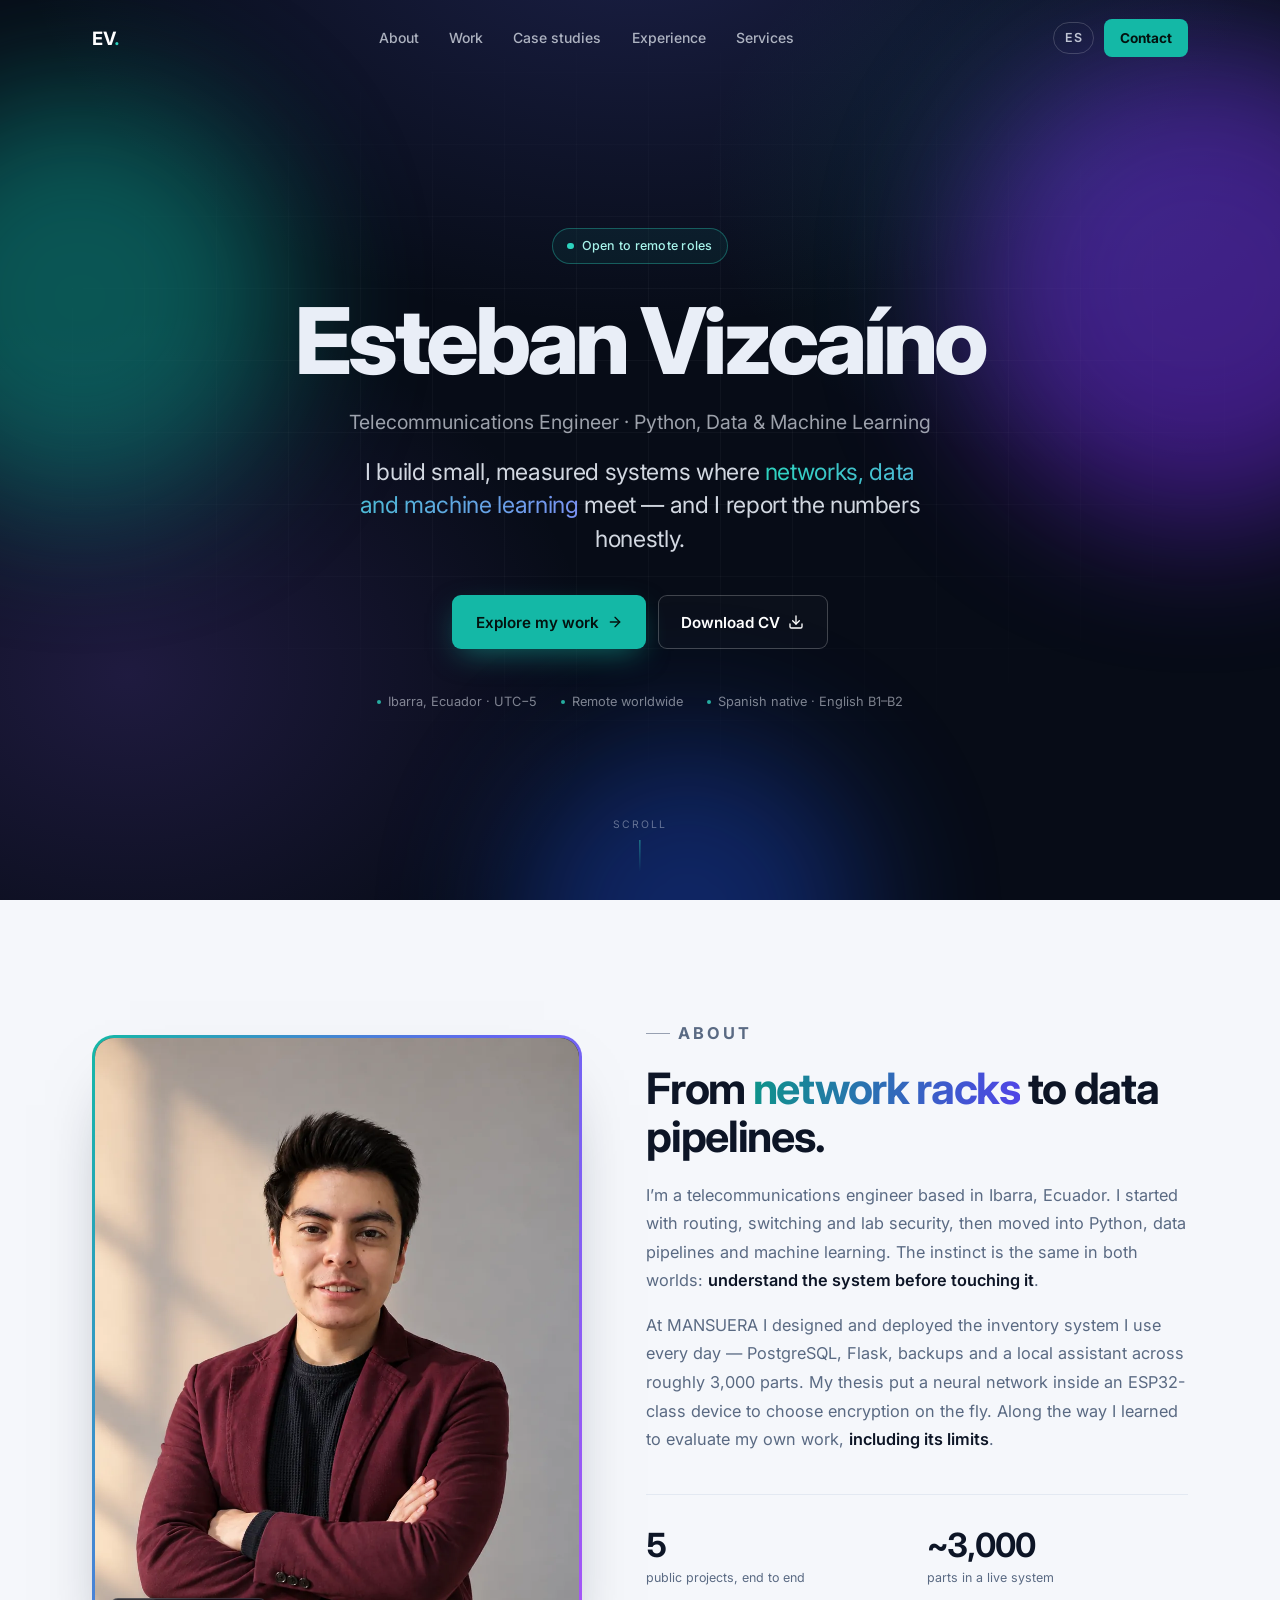
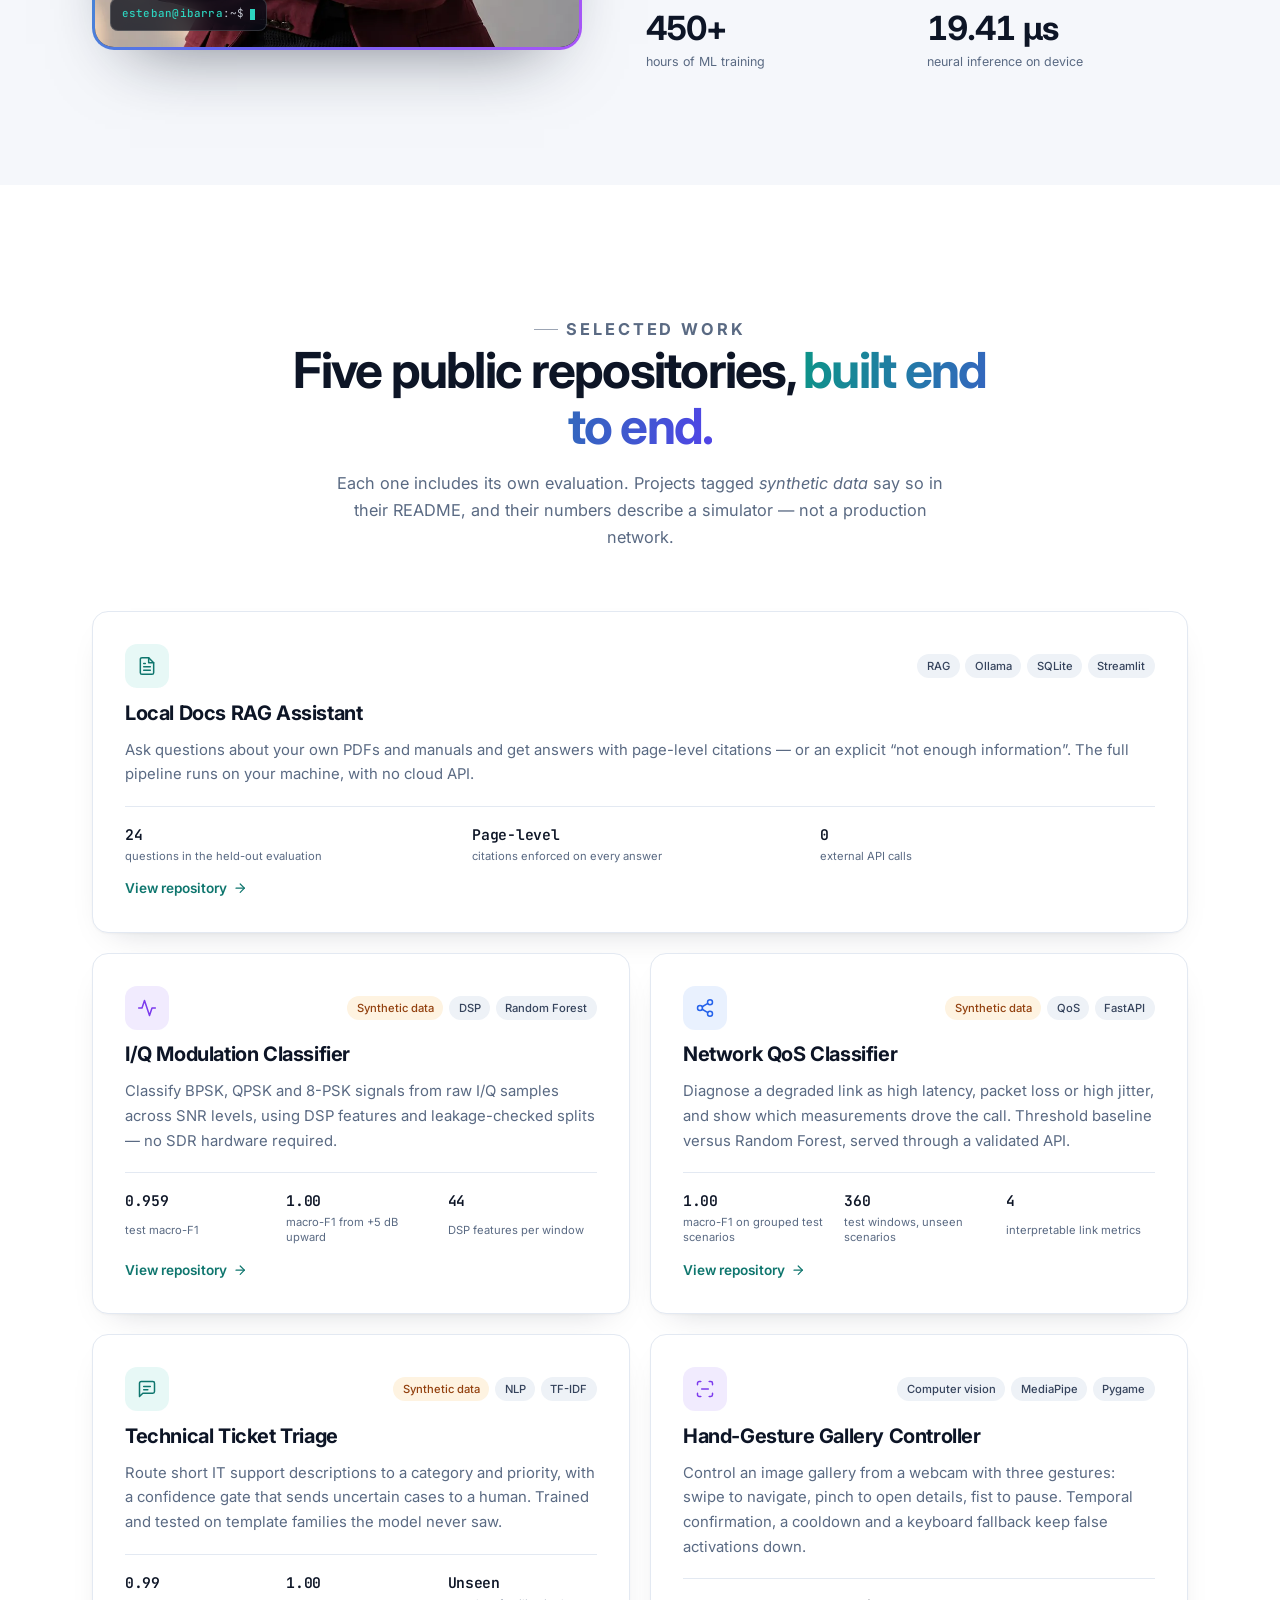
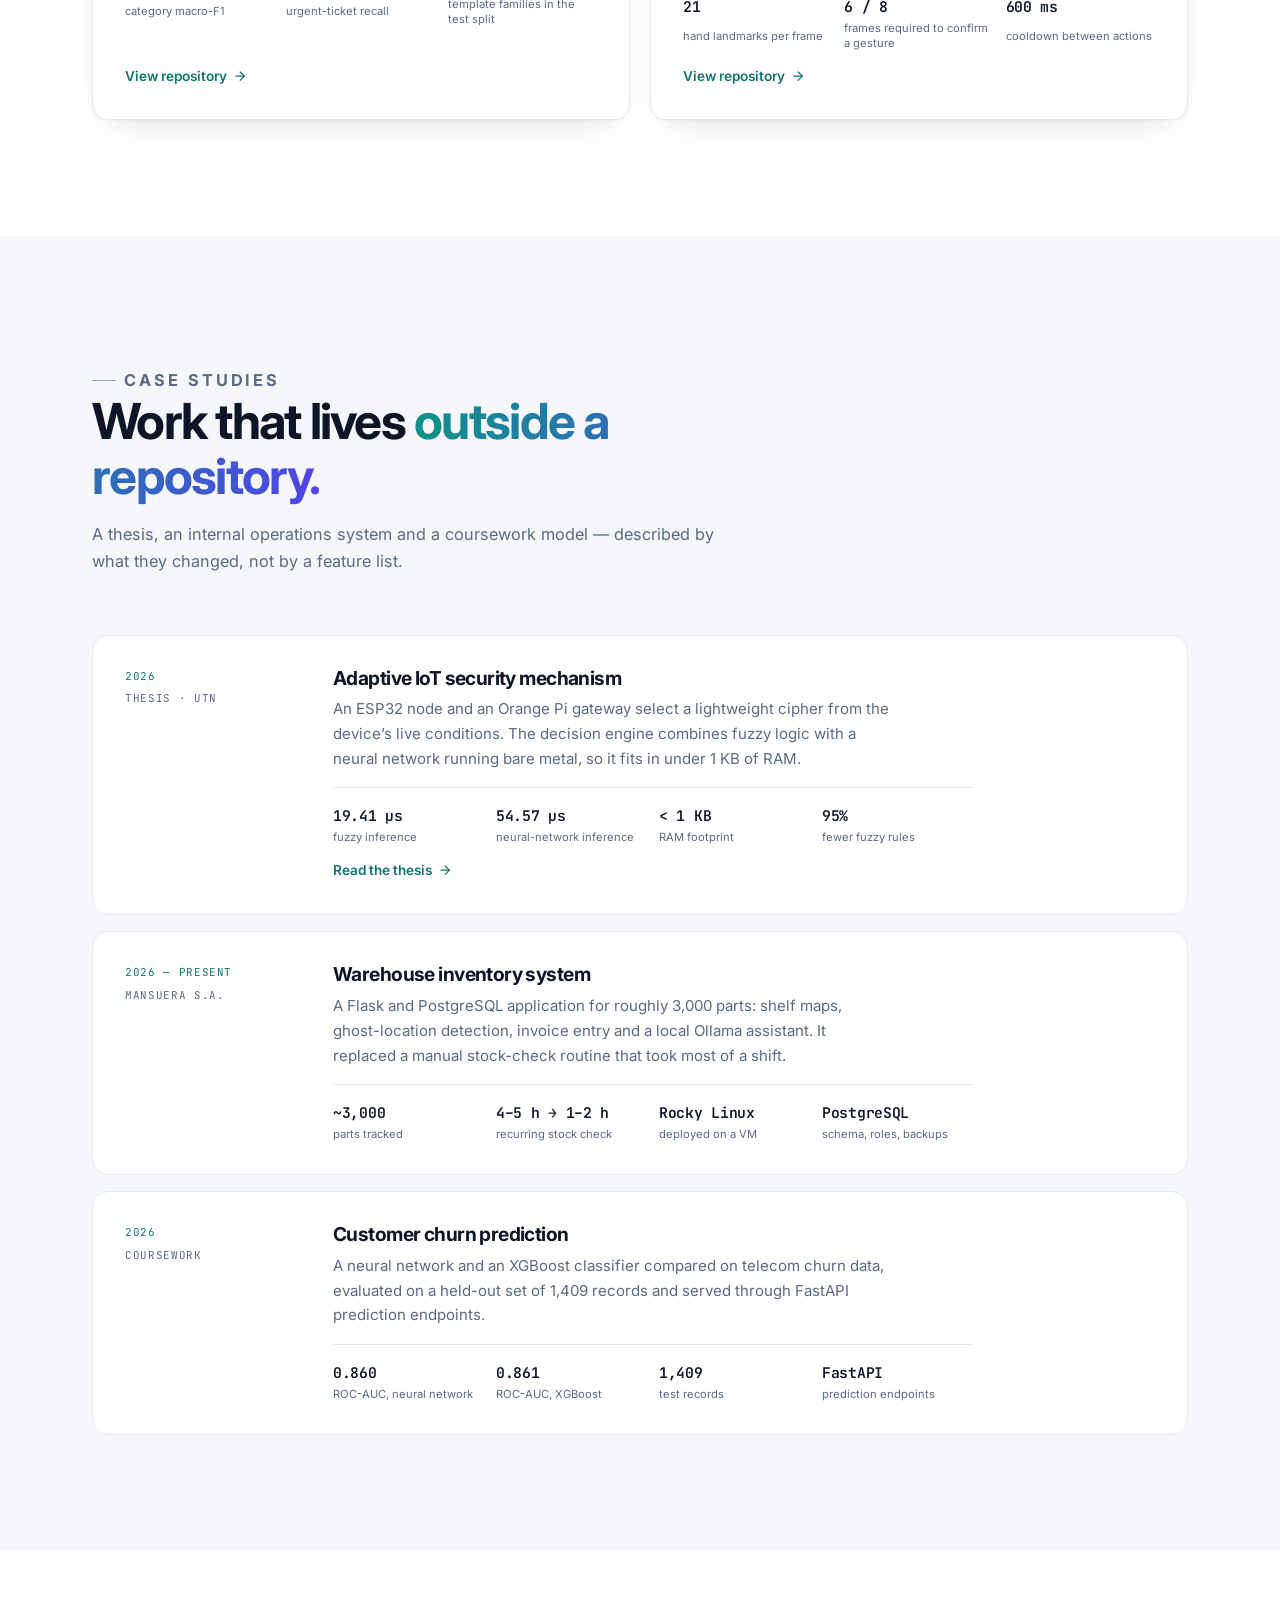
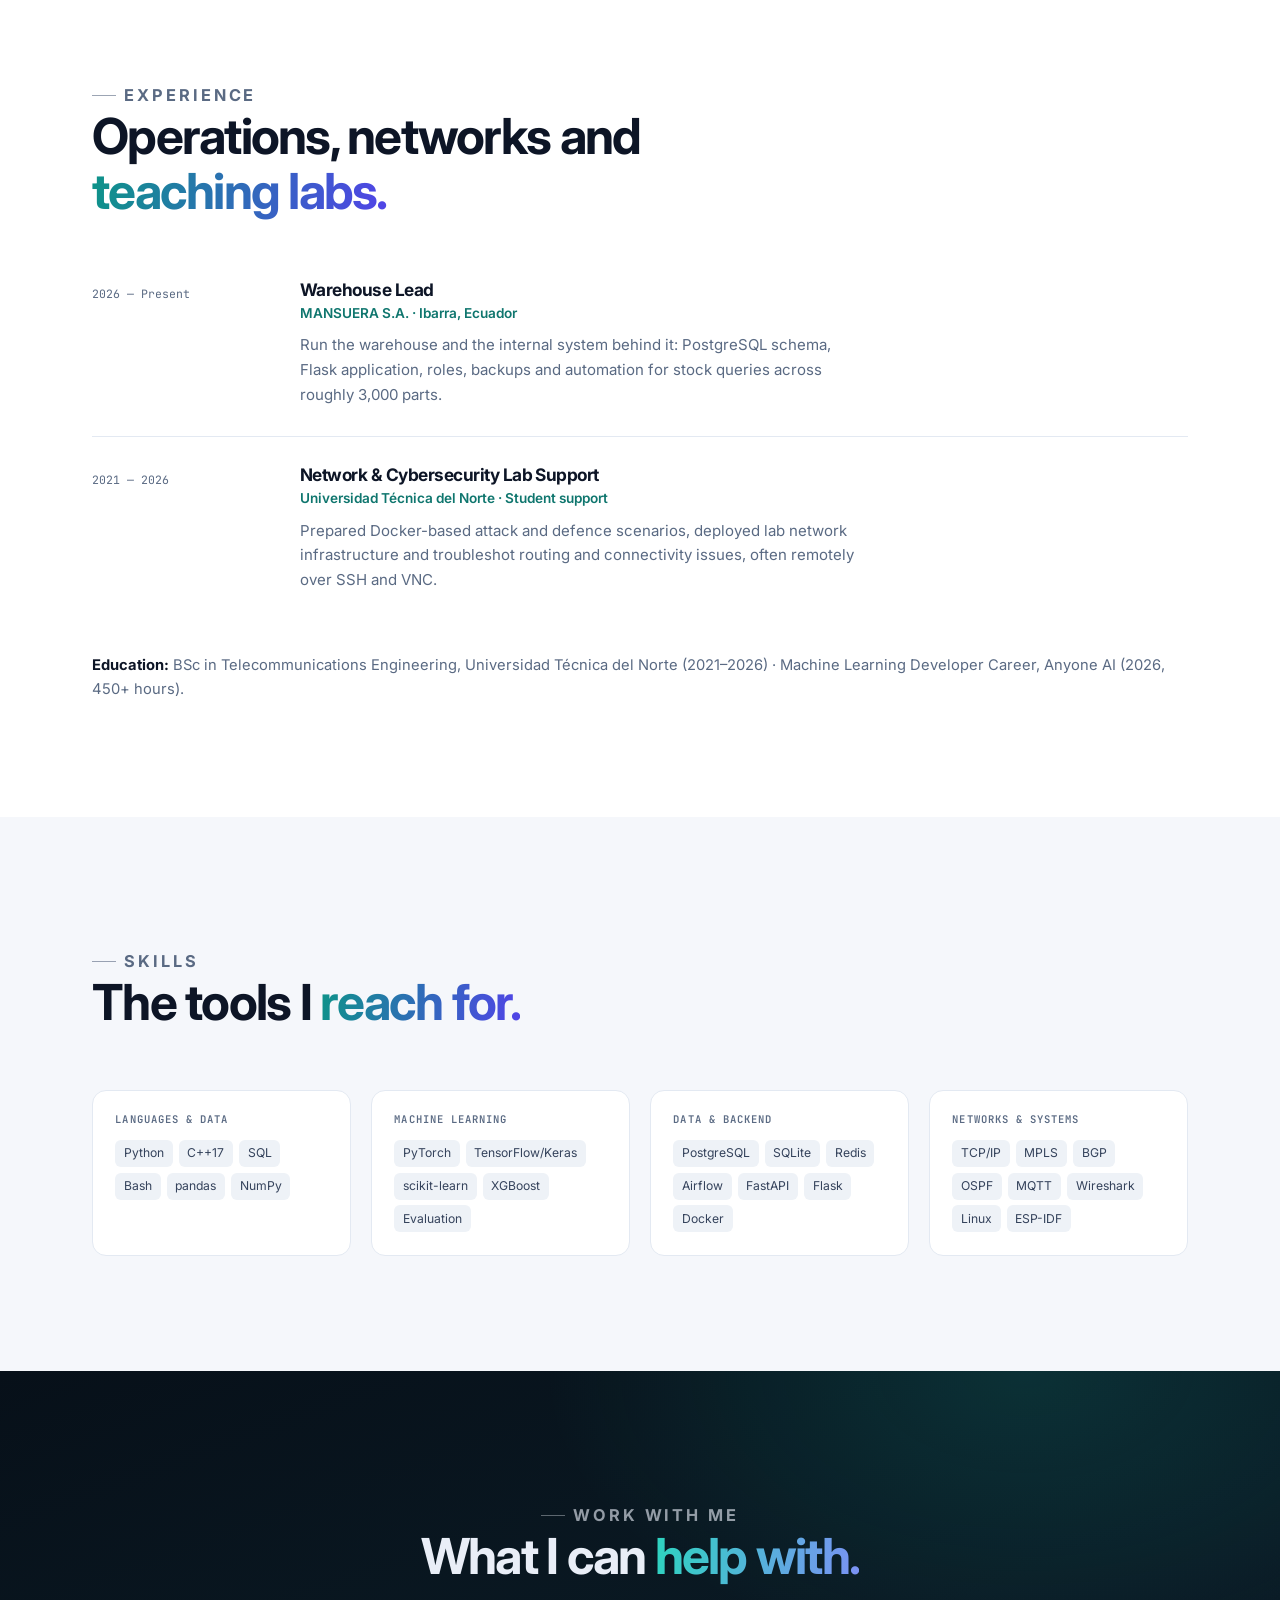
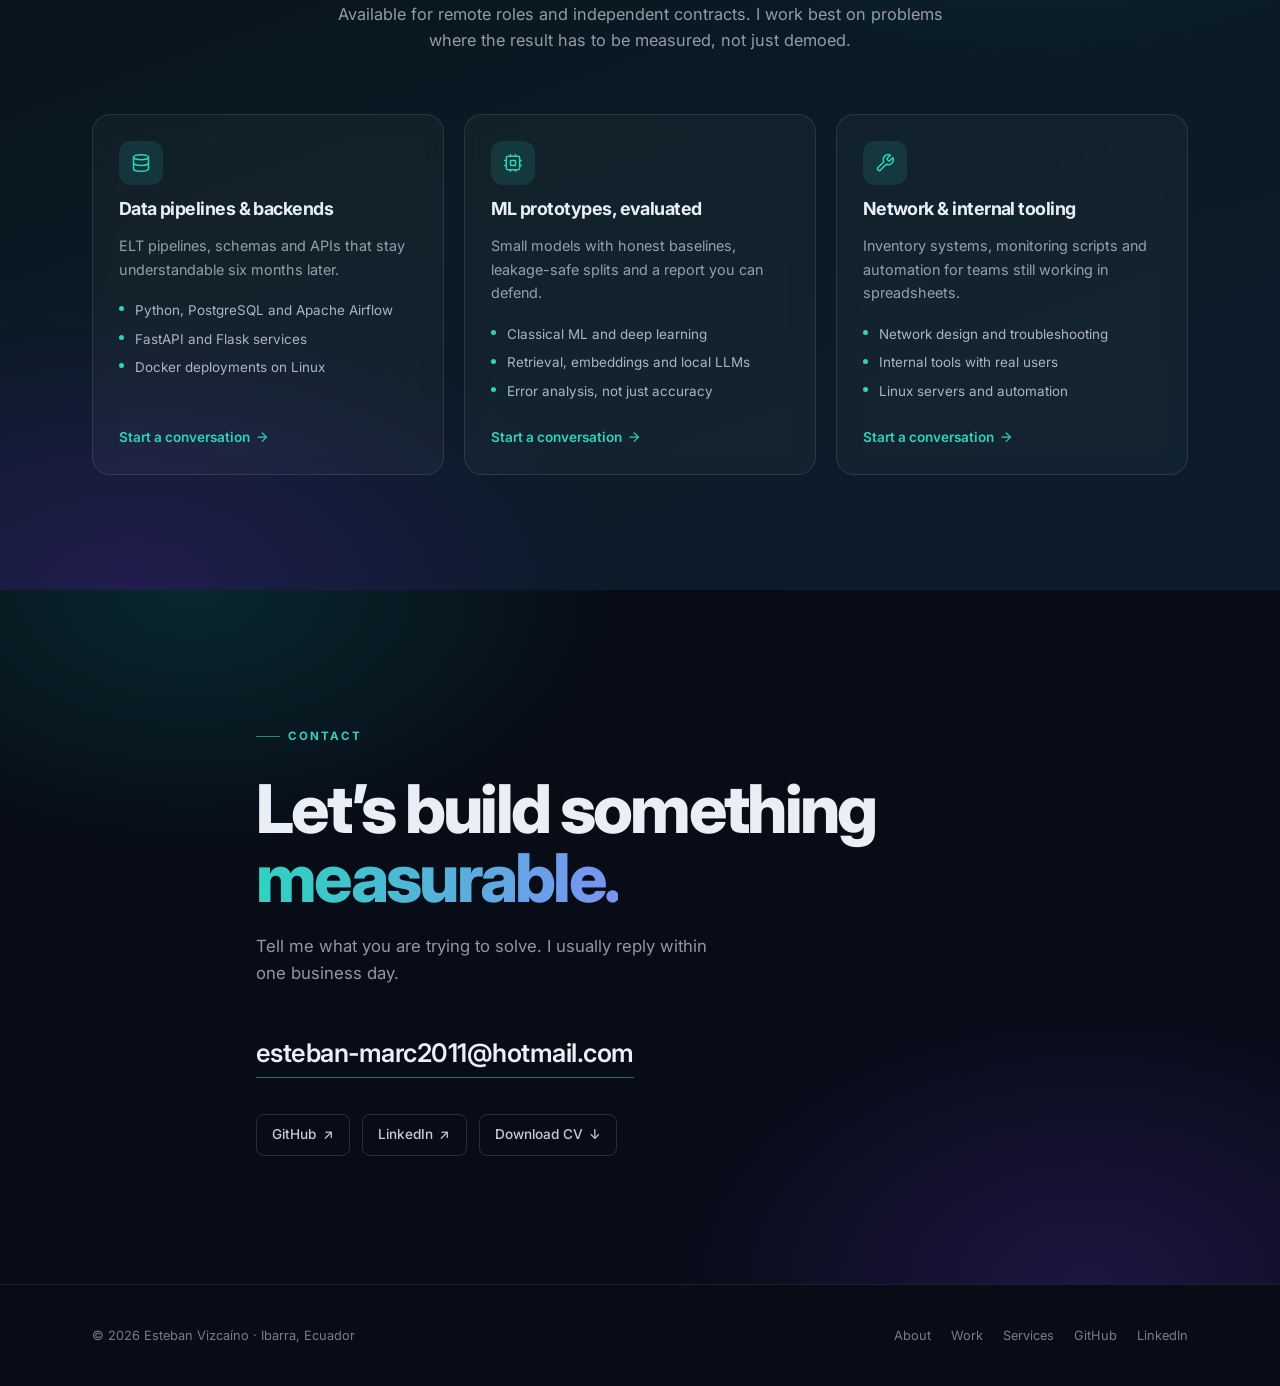
<file: index.html>
<!DOCTYPE html>
<html lang="en">
<head>
  <meta charset="utf-8">
  <meta name="viewport" content="width=device-width, initial-scale=1">
  <title>Esteban Vizcaíno — Telecommunications Engineer · Python, Data &amp; ML</title>
  <meta name="description" content="Telecommunications engineer building measured systems with Python, data and machine learning: local RAG, DSP classification, network QoS and IoT security.">
  <meta name="author" content="Esteban Vizcaíno">
  <meta name="theme-color" content="#070c17">
  <link rel="canonical" href="https://estebanvizca.github.io/">
  <link rel="alternate" hreflang="en" href="https://estebanvizca.github.io/">
  <link rel="alternate" hreflang="es" href="https://estebanvizca.github.io/es/">
  <link rel="alternate" hreflang="x-default" href="https://estebanvizca.github.io/">

  <meta property="og:type" content="website">
  <meta property="og:title" content="Esteban Vizcaíno — Telecommunications Engineer">
  <meta property="og:description" content="Python, data and machine learning applied to networks and embedded systems.">
  <meta property="og:url" content="https://estebanvizca.github.io/">
  <meta property="og:locale" content="en_US">
  <meta property="og:locale:alternate" content="es_EC">
  <meta name="twitter:card" content="summary">

  <link rel="icon" href="data:image/svg+xml,<svg xmlns='http://www.w3.org/2000/svg' viewBox='0 0 100 100'><rect width='100' height='100' rx='20' fill='%2314b8a6'/><text x='50' y='68' font-family='monospace' font-size='40' font-weight='bold' fill='%23041018' text-anchor='middle'>EV</text></svg>">

  <link rel="preconnect" href="https://fonts.googleapis.com">
  <link rel="preconnect" href="https://fonts.gstatic.com" crossorigin>
  <link href="https://fonts.googleapis.com/css2?family=Inter:wght@400;500;600;700;800&family=JetBrains+Mono:wght@400;500&display=swap" rel="stylesheet">
  <link rel="stylesheet" href="./assets/styles.css">
  <noscript><style>.reveal{opacity:1;transform:none}.site-header{background:rgba(7,12,23,.92)}</style></noscript>

  <script type="application/ld+json">
  {
    "@context": "https://schema.org",
    "@type": "Person",
    "name": "Esteban Vizcaíno",
    "jobTitle": "Telecommunications Engineer",
    "email": "mailto:esteban-marc2011@hotmail.com",
    "url": "https://estebanvizca.github.io/",
    "address": { "@type": "PostalAddress", "addressLocality": "Ibarra", "addressCountry": "EC" },
    "sameAs": [
      "https://github.com/estebanvizca",
      "https://www.linkedin.com/in/esteban-vizca%C3%ADno-33558420b/"
    ]
  }
  </script>
</head>
<body>
  <a class="skip" href="#main">Skip to content</a>

  <header class="site-header">
    <div class="wrap header-inner">
      <a class="brand" href="./" aria-label="Esteban Vizcaíno, home">EV<span>.</span></a>
      <nav class="site-nav" id="site-nav" aria-label="Main">
        <a href="#about">About</a>
        <a href="#work">Work</a>
        <a href="#cases">Case studies</a>
        <a href="#experience">Experience</a>
        <a href="#services">Services</a>
        <a class="nav-mobile" href="#contact">Contact</a>
      </nav>
      <div class="header-actions">
        <a class="lang" href="./es/" hreflang="es" lang="es">ES</a>
        <a class="nav-cta" href="#contact">Contact</a>
        <button class="menu-toggle" type="button" aria-expanded="false" aria-controls="site-nav" aria-label="Open menu"><span></span></button>
      </div>
    </div>
  </header>

  <main id="main">
    <section class="hero on-dark">
      <div class="hero-bg" aria-hidden="true">
        <div class="orb orb--1"></div>
        <div class="orb orb--2"></div>
        <div class="orb orb--3"></div>
      </div>
      <div class="hero-grid" aria-hidden="true"></div>

      <div class="wrap hero-inner">
        <span class="badge reveal"><span class="dot" aria-hidden="true"></span>Open to remote roles</span>
        <h1 class="reveal" style="--delay: 80ms">Esteban Vizcaíno</h1>
        <p class="hero-sub reveal" style="--delay: 160ms">Telecommunications Engineer · Python, Data &amp; Machine Learning</p>
        <p class="hero-tagline reveal" style="--delay: 240ms">I build small, measured systems where <span class="grad">networks, data and machine learning</span> meet — and I report the numbers honestly.</p>
        <div class="cta-row reveal" style="--delay: 320ms">
          <a class="btn btn--primary" href="#work">Explore my work
            <svg viewBox="0 0 24 24" width="16" height="16" fill="none" stroke="currentColor" stroke-width="2" stroke-linecap="round" stroke-linejoin="round" aria-hidden="true"><path d="M5 12h14"/><path d="m12 5 7 7-7 7"/></svg>
          </a>
          <a class="btn btn--ghost" href="./assets/Esteban_Vizcaino_CV.pdf" download>Download CV
            <svg viewBox="0 0 24 24" width="16" height="16" fill="none" stroke="currentColor" stroke-width="2" stroke-linecap="round" stroke-linejoin="round" aria-hidden="true"><path d="M21 15v4a2 2 0 0 1-2 2H5a2 2 0 0 1-2-2v-4"/><path d="m7 10 5 5 5-5"/><path d="M12 15V3"/></svg>
          </a>
        </div>
        <p class="hero-meta reveal" style="--delay: 400ms">
          <span>Ibarra, Ecuador · UTC−5</span>
          <span>Remote worldwide</span>
          <span>Spanish native · English B1–B2</span>
        </p>
      </div>

      <span class="scroll-hint" aria-hidden="true">Scroll</span>
    </section>

    <section class="section section--paper" id="about">
      <div class="wrap about-grid">
        <figure class="portrait reveal">
          <div class="portrait-frame">
            <picture>
              <source srcset="./assets/esteban.webp" type="image/webp">
              <img src="./assets/esteban.jpg" alt="Esteban Vizcaíno, telecommunications engineer, seated with his arms crossed" width="941" height="1183" loading="lazy" decoding="async">
            </picture>
          </div>
          <span class="prompt" aria-hidden="true"><b>esteban@ibarra</b>:~$</span>
        </figure>

        <div class="about-copy reveal" style="--delay: 120ms">
          <p class="eyebrow">About</p>
          <h2>From <span class="grad">network racks</span> to data pipelines.</h2>
          <p>I’m a telecommunications engineer based in Ibarra, Ecuador. I started with routing, switching and lab security, then moved into Python, data pipelines and machine learning. The instinct is the same in both worlds: <strong>understand the system before touching it</strong>.</p>
          <p>At MANSUERA I designed and deployed the inventory system I use every day — PostgreSQL, Flask, backups and a local assistant across roughly 3,000 parts. My thesis put a neural network inside an ESP32-class device to choose encryption on the fly. Along the way I learned to evaluate my own work, <strong>including its limits</strong>.</p>

          <div class="stats">
            <div class="stat"><b data-count="5">5</b><span>public projects, end to end</span></div>
            <div class="stat"><b data-count="3000" data-prefix="~">~3,000</b><span>parts in a live system</span></div>
            <div class="stat"><b data-count="450" data-suffix="+">450+</b><span>hours of ML training</span></div>
            <div class="stat"><b data-count="19.41" data-decimals="2" data-suffix=" µs">19.41 µs</b><span>neural inference on device</span></div>
          </div>
        </div>
      </div>
    </section>

    <section class="section section--white" id="work">
      <div class="wrap">
        <div class="section-head section-head--center reveal">
          <p class="eyebrow">Selected work</p>
          <h2>Five public repositories, <span class="grad">built end to end.</span></h2>
          <p>Each one includes its own evaluation. Projects tagged <em>synthetic data</em> say so in their README, and their numbers describe a simulator — not a production network.</p>
        </div>

        <div class="projects">
          <article class="project reveal">
            <div class="project-top">
              <span class="icon-tile" aria-hidden="true">
                <svg viewBox="0 0 24 24" fill="none" stroke="currentColor" stroke-width="1.8" stroke-linecap="round" stroke-linejoin="round"><path d="M14 2H6a2 2 0 0 0-2 2v16a2 2 0 0 0 2 2h12a2 2 0 0 0 2-2V8z"/><path d="M14 2v6h6"/><path d="M16 13H8"/><path d="M16 17H8"/><path d="M10 9H8"/></svg>
              </span>
              <ul class="tags">
                <li>RAG</li>
                <li>Ollama</li>
                <li>SQLite</li>
                <li>Streamlit</li>
              </ul>
            </div>
            <h3><a href="https://github.com/estebanvizca/local-docs-rag-assistant">Local Docs RAG Assistant</a></h3>
            <p>Ask questions about your own PDFs and manuals and get answers with page-level citations — or an explicit “not enough information”. The full pipeline runs on your machine, with no cloud API.</p>
            <ul class="metrics">
              <li><strong>24</strong><span>questions in the held-out evaluation</span></li>
              <li><strong>Page-level</strong><span>citations enforced on every answer</span></li>
              <li><strong>0</strong><span>external API calls</span></li>
            </ul>
            <a class="project-link" href="https://github.com/estebanvizca/local-docs-rag-assistant">View repository
              <svg viewBox="0 0 24 24" fill="none" stroke="currentColor" stroke-width="2" stroke-linecap="round" stroke-linejoin="round" aria-hidden="true"><path d="M5 12h14"/><path d="m12 5 7 7-7 7"/></svg>
            </a>
          </article>

          <article class="project reveal" style="--delay: 80ms">
            <div class="project-top">
              <span class="icon-tile icon-tile--violet" aria-hidden="true">
                <svg viewBox="0 0 24 24" fill="none" stroke="currentColor" stroke-width="1.8" stroke-linecap="round" stroke-linejoin="round"><path d="M22 12h-4l-3 9L9 3l-3 9H2"/></svg>
              </span>
              <ul class="tags">
                <li class="is-flag">Synthetic data</li>
                <li>DSP</li>
                <li>Random Forest</li>
              </ul>
            </div>
            <h3><a href="https://github.com/estebanvizca/synthetic-iq-modulation-classifier">I/Q Modulation Classifier</a></h3>
            <p>Classify BPSK, QPSK and 8-PSK signals from raw I/Q samples across SNR levels, using DSP features and leakage-checked splits — no SDR hardware required.</p>
            <ul class="metrics">
              <li><strong>0.959</strong><span>test macro-F1</span></li>
              <li><strong>1.00</strong><span>macro-F1 from +5 dB upward</span></li>
              <li><strong>44</strong><span>DSP features per window</span></li>
            </ul>
            <a class="project-link" href="https://github.com/estebanvizca/synthetic-iq-modulation-classifier">View repository
              <svg viewBox="0 0 24 24" fill="none" stroke="currentColor" stroke-width="2" stroke-linecap="round" stroke-linejoin="round" aria-hidden="true"><path d="M5 12h14"/><path d="m12 5 7 7-7 7"/></svg>
            </a>
          </article>

          <article class="project reveal" style="--delay: 160ms">
            <div class="project-top">
              <span class="icon-tile icon-tile--blue" aria-hidden="true">
                <svg viewBox="0 0 24 24" fill="none" stroke="currentColor" stroke-width="1.8" stroke-linecap="round" stroke-linejoin="round"><circle cx="18" cy="5" r="3"/><circle cx="6" cy="12" r="3"/><circle cx="18" cy="19" r="3"/><path d="m8.6 13.5 6.8 4"/><path d="m15.4 6.5-6.8 4"/></svg>
              </span>
              <ul class="tags">
                <li class="is-flag">Synthetic data</li>
                <li>QoS</li>
                <li>FastAPI</li>
              </ul>
            </div>
            <h3><a href="https://github.com/estebanvizca/network-qos-classifier">Network QoS Classifier</a></h3>
            <p>Diagnose a degraded link as high latency, packet loss or high jitter, and show which measurements drove the call. Threshold baseline versus Random Forest, served through a validated API.</p>
            <ul class="metrics">
              <li><strong>1.00</strong><span>macro-F1 on grouped test scenarios</span></li>
              <li><strong>360</strong><span>test windows, unseen scenarios</span></li>
              <li><strong>4</strong><span>interpretable link metrics</span></li>
            </ul>
            <a class="project-link" href="https://github.com/estebanvizca/network-qos-classifier">View repository
              <svg viewBox="0 0 24 24" fill="none" stroke="currentColor" stroke-width="2" stroke-linecap="round" stroke-linejoin="round" aria-hidden="true"><path d="M5 12h14"/><path d="m12 5 7 7-7 7"/></svg>
            </a>
          </article>

          <article class="project reveal" style="--delay: 240ms">
            <div class="project-top">
              <span class="icon-tile" aria-hidden="true">
                <svg viewBox="0 0 24 24" fill="none" stroke="currentColor" stroke-width="1.8" stroke-linecap="round" stroke-linejoin="round"><path d="M21 15a2 2 0 0 1-2 2H7l-4 4V5a2 2 0 0 1 2-2h14a2 2 0 0 1 2 2z"/><path d="M8 9h8"/><path d="M8 13h5"/></svg>
              </span>
              <ul class="tags">
                <li class="is-flag">Synthetic data</li>
                <li>NLP</li>
                <li>TF-IDF</li>
              </ul>
            </div>
            <h3><a href="https://github.com/estebanvizca/technical-ticket-triage">Technical Ticket Triage</a></h3>
            <p>Route short IT support descriptions to a category and priority, with a confidence gate that sends uncertain cases to a human. Trained and tested on template families the model never saw.</p>
            <ul class="metrics">
              <li><strong>0.99</strong><span>category macro-F1</span></li>
              <li><strong>1.00</strong><span>urgent-ticket recall</span></li>
              <li><strong>Unseen</strong><span>template families in the test split</span></li>
            </ul>
            <a class="project-link" href="https://github.com/estebanvizca/technical-ticket-triage">View repository
              <svg viewBox="0 0 24 24" fill="none" stroke="currentColor" stroke-width="2" stroke-linecap="round" stroke-linejoin="round" aria-hidden="true"><path d="M5 12h14"/><path d="m12 5 7 7-7 7"/></svg>
            </a>
          </article>

          <article class="project reveal" style="--delay: 320ms">
            <div class="project-top">
              <span class="icon-tile icon-tile--violet" aria-hidden="true">
                <svg viewBox="0 0 24 24" fill="none" stroke="currentColor" stroke-width="1.8" stroke-linecap="round" stroke-linejoin="round"><path d="M3 7V5a2 2 0 0 1 2-2h2"/><path d="M17 3h2a2 2 0 0 1 2 2v2"/><path d="M21 17v2a2 2 0 0 1-2 2h-2"/><path d="M7 21H5a2 2 0 0 1-2-2v-2"/><path d="M8 12h8"/></svg>
              </span>
              <ul class="tags">
                <li>Computer vision</li>
                <li>MediaPipe</li>
                <li>Pygame</li>
              </ul>
            </div>
            <h3><a href="https://github.com/estebanvizca/hand-gesture-gallery-controller">Hand-Gesture Gallery Controller</a></h3>
            <p>Control an image gallery from a webcam with three gestures: swipe to navigate, pinch to open details, fist to pause. Temporal confirmation, a cooldown and a keyboard fallback keep false activations down.</p>
            <ul class="metrics">
              <li><strong>21</strong><span>hand landmarks per frame</span></li>
              <li><strong>6 / 8</strong><span>frames required to confirm a gesture</span></li>
              <li><strong>600 ms</strong><span>cooldown between actions</span></li>
            </ul>
            <a class="project-link" href="https://github.com/estebanvizca/hand-gesture-gallery-controller">View repository
              <svg viewBox="0 0 24 24" fill="none" stroke="currentColor" stroke-width="2" stroke-linecap="round" stroke-linejoin="round" aria-hidden="true"><path d="M5 12h14"/><path d="m12 5 7 7-7 7"/></svg>
            </a>
          </article>
        </div>
      </div>
    </section>

    <section class="section section--paper" id="cases">
      <div class="wrap">
        <div class="section-head reveal">
          <p class="eyebrow">Case studies</p>
          <h2>Work that lives <span class="grad">outside a repository.</span></h2>
          <p>A thesis, an internal operations system and a coursework model — described by what they changed, not by a feature list.</p>
        </div>

        <div class="cases">
          <article class="case reveal">
            <div class="case-meta">
              <span>2026</span>
              <span>Thesis · UTN</span>
            </div>
            <div class="case-body">
              <h3>Adaptive IoT security mechanism</h3>
              <p>An ESP32 node and an Orange Pi gateway select a lightweight cipher from the device’s live conditions. The decision engine combines fuzzy logic with a neural network running bare metal, so it fits in under 1 KB of RAM.</p>
              <ul class="metrics">
                <li><strong>19.41 µs</strong><span>fuzzy inference</span></li>
                <li><strong>54.57 µs</strong><span>neural-network inference</span></li>
                <li><strong>&lt; 1 KB</strong><span>RAM footprint</span></li>
                <li><strong>95%</strong><span>fewer fuzzy rules</span></li>
              </ul>
              <a class="text-link" href="https://repositorio.utn.edu.ec/handle/123456789/20155">Read the thesis
                <svg viewBox="0 0 24 24" fill="none" stroke="currentColor" stroke-width="2" stroke-linecap="round" stroke-linejoin="round" aria-hidden="true"><path d="M5 12h14"/><path d="m12 5 7 7-7 7"/></svg>
              </a>
            </div>
          </article>

          <article class="case reveal" style="--delay: 80ms">
            <div class="case-meta">
              <span>2026 — Present</span>
              <span>MANSUERA S.A.</span>
            </div>
            <div class="case-body">
              <h3>Warehouse inventory system</h3>
              <p>A Flask and PostgreSQL application for roughly 3,000 parts: shelf maps, ghost-location detection, invoice entry and a local Ollama assistant. It replaced a manual stock-check routine that took most of a shift.</p>
              <ul class="metrics">
                <li><strong>~3,000</strong><span>parts tracked</span></li>
                <li><strong>4–5 h → 1–2 h</strong><span>recurring stock check</span></li>
                <li><strong>Rocky Linux</strong><span>deployed on a VM</span></li>
                <li><strong>PostgreSQL</strong><span>schema, roles, backups</span></li>
              </ul>
            </div>
          </article>

          <article class="case reveal" style="--delay: 160ms">
            <div class="case-meta">
              <span>2026</span>
              <span>Coursework</span>
            </div>
            <div class="case-body">
              <h3>Customer churn prediction</h3>
              <p>A neural network and an XGBoost classifier compared on telecom churn data, evaluated on a held-out set of 1,409 records and served through FastAPI prediction endpoints.</p>
              <ul class="metrics">
                <li><strong>0.860</strong><span>ROC-AUC, neural network</span></li>
                <li><strong>0.861</strong><span>ROC-AUC, XGBoost</span></li>
                <li><strong>1,409</strong><span>test records</span></li>
                <li><strong>FastAPI</strong><span>prediction endpoints</span></li>
              </ul>
            </div>
          </article>
        </div>
      </div>
    </section>

    <section class="section section--white" id="experience">
      <div class="wrap">
        <div class="section-head reveal">
          <p class="eyebrow">Experience</p>
          <h2>Operations, networks and <span class="grad">teaching labs.</span></h2>
        </div>

        <ol class="timeline">
          <li class="reveal">
            <div class="when">2026 — Present</div>
            <div>
              <h3>Warehouse Lead</h3>
              <p class="org">MANSUERA S.A. · Ibarra, Ecuador</p>
              <p>Run the warehouse and the internal system behind it: PostgreSQL schema, Flask application, roles, backups and automation for stock queries across roughly 3,000 parts.</p>
            </div>
          </li>
          <li class="reveal" style="--delay: 80ms">
            <div class="when">2021 — 2026</div>
            <div>
              <h3>Network &amp; Cybersecurity Lab Support</h3>
              <p class="org">Universidad Técnica del Norte · Student support</p>
              <p>Prepared Docker-based attack and defence scenarios, deployed lab network infrastructure and troubleshot routing and connectivity issues, often remotely over SSH and VNC.</p>
            </div>
          </li>
        </ol>

        <p class="reveal" style="margin:2rem 0 0;color:var(--muted);font-size:0.92rem">
          <strong style="color:var(--ink)">Education:</strong> BSc in Telecommunications Engineering, Universidad Técnica del Norte (2021–2026) · Machine Learning Developer Career, Anyone AI (2026, 450+ hours).
        </p>
      </div>
    </section>

    <section class="section section--paper" id="skills">
      <div class="wrap">
        <div class="section-head reveal">
          <p class="eyebrow">Skills</p>
          <h2>The tools I <span class="grad">reach for.</span></h2>
        </div>

        <div class="skills">
          <div class="skill-group reveal">
            <h3>Languages &amp; data</h3>
            <div class="chips"><span>Python</span><span>C++17</span><span>SQL</span><span>Bash</span><span>pandas</span><span>NumPy</span></div>
          </div>
          <div class="skill-group reveal" style="--delay: 80ms">
            <h3>Machine learning</h3>
            <div class="chips"><span>PyTorch</span><span>TensorFlow/Keras</span><span>scikit-learn</span><span>XGBoost</span><span>Evaluation</span></div>
          </div>
          <div class="skill-group reveal" style="--delay: 160ms">
            <h3>Data &amp; backend</h3>
            <div class="chips"><span>PostgreSQL</span><span>SQLite</span><span>Redis</span><span>Airflow</span><span>FastAPI</span><span>Flask</span><span>Docker</span></div>
          </div>
          <div class="skill-group reveal" style="--delay: 240ms">
            <h3>Networks &amp; systems</h3>
            <div class="chips"><span>TCP/IP</span><span>MPLS</span><span>BGP</span><span>OSPF</span><span>MQTT</span><span>Wireshark</span><span>Linux</span><span>ESP-IDF</span></div>
          </div>
        </div>
      </div>
    </section>

    <section class="section section--gradient on-dark" id="services">
      <div class="wrap">
        <div class="section-head section-head--center reveal">
          <p class="eyebrow">Work with me</p>
          <h2>What I can <span class="grad">help with.</span></h2>
          <p>Available for remote roles and independent contracts. I work best on problems where the result has to be measured, not just demoed.</p>
        </div>

        <div class="services">
          <article class="service reveal">
            <span class="icon-tile" aria-hidden="true">
              <svg viewBox="0 0 24 24" fill="none" stroke="currentColor" stroke-width="1.8" stroke-linecap="round" stroke-linejoin="round"><ellipse cx="12" cy="5" rx="9" ry="3"/><path d="M21 12c0 1.66-4 3-9 3s-9-1.34-9-3"/><path d="M3 5v14c0 1.66 4 3 9 3s9-1.34 9-3V5"/></svg>
            </span>
            <h3>Data pipelines &amp; backends</h3>
            <p>ELT pipelines, schemas and APIs that stay understandable six months later.</p>
            <ul>
              <li>Python, PostgreSQL and Apache Airflow</li>
              <li>FastAPI and Flask services</li>
              <li>Docker deployments on Linux</li>
            </ul>
            <a class="text-link" href="#contact">Start a conversation
              <svg viewBox="0 0 24 24" fill="none" stroke="currentColor" stroke-width="2" stroke-linecap="round" stroke-linejoin="round" aria-hidden="true"><path d="M5 12h14"/><path d="m12 5 7 7-7 7"/></svg>
            </a>
          </article>

          <article class="service reveal" style="--delay: 100ms">
            <span class="icon-tile" aria-hidden="true">
              <svg viewBox="0 0 24 24" fill="none" stroke="currentColor" stroke-width="1.8" stroke-linecap="round" stroke-linejoin="round"><rect x="4" y="4" width="16" height="16" rx="2"/><rect x="9" y="9" width="6" height="6"/><path d="M9 2v2M15 2v2M9 20v2M15 20v2M2 9h2M2 15h2M20 9h2M20 15h2"/></svg>
            </span>
            <h3>ML prototypes, evaluated</h3>
            <p>Small models with honest baselines, leakage-safe splits and a report you can defend.</p>
            <ul>
              <li>Classical ML and deep learning</li>
              <li>Retrieval, embeddings and local LLMs</li>
              <li>Error analysis, not just accuracy</li>
            </ul>
            <a class="text-link" href="#contact">Start a conversation
              <svg viewBox="0 0 24 24" fill="none" stroke="currentColor" stroke-width="2" stroke-linecap="round" stroke-linejoin="round" aria-hidden="true"><path d="M5 12h14"/><path d="m12 5 7 7-7 7"/></svg>
            </a>
          </article>

          <article class="service reveal" style="--delay: 200ms">
            <span class="icon-tile" aria-hidden="true">
              <svg viewBox="0 0 24 24" fill="none" stroke="currentColor" stroke-width="1.8" stroke-linecap="round" stroke-linejoin="round"><path d="M14.7 6.3a1 1 0 0 0 0 1.4l1.6 1.6a1 1 0 0 0 1.4 0l3.77-3.77a6 6 0 0 1-7.94 7.94l-6.91 6.91a2.12 2.12 0 0 1-3-3l6.91-6.91a6 6 0 0 1 7.94-7.94l-3.76 3.76z"/></svg>
            </span>
            <h3>Network &amp; internal tooling</h3>
            <p>Inventory systems, monitoring scripts and automation for teams still working in spreadsheets.</p>
            <ul>
              <li>Network design and troubleshooting</li>
              <li>Internal tools with real users</li>
              <li>Linux servers and automation</li>
            </ul>
            <a class="text-link" href="#contact">Start a conversation
              <svg viewBox="0 0 24 24" fill="none" stroke="currentColor" stroke-width="2" stroke-linecap="round" stroke-linejoin="round" aria-hidden="true"><path d="M5 12h14"/><path d="m12 5 7 7-7 7"/></svg>
            </a>
          </article>
        </div>
      </div>
    </section>

    <section class="contact on-dark" id="contact">
      <div class="wrap contact-inner">
        <p class="eyebrow reveal">Contact</p>
        <h2 class="reveal" style="--delay: 80ms">Let’s build something <span class="grad">measurable.</span></h2>
        <p class="lead reveal" style="--delay: 160ms">Tell me what you are trying to solve. I usually reply within one business day.</p>
        <a class="email reveal" style="--delay: 200ms" href="mailto:esteban-marc2011@hotmail.com">esteban-marc2011@hotmail.com</a>
        <div class="contact-links reveal" style="--delay: 240ms">
          <a href="https://github.com/estebanvizca">GitHub <span aria-hidden="true">↗</span></a>
          <a href="https://www.linkedin.com/in/esteban-vizca%C3%ADno-33558420b/">LinkedIn <span aria-hidden="true">↗</span></a>
          <a href="./assets/Esteban_Vizcaino_CV.pdf" download>Download CV <span aria-hidden="true">↓</span></a>
        </div>
      </div>
    </section>
  </main>

  <footer class="site-footer">
    <div class="wrap footer-inner">
      <span>© <span id="year">2026</span> Esteban Vizcaíno · Ibarra, Ecuador</span>
      <div class="footer-links">
        <a href="#about">About</a>
        <a href="#work">Work</a>
        <a href="#services">Services</a>
        <a href="https://github.com/estebanvizca">GitHub</a>
        <a href="https://www.linkedin.com/in/esteban-vizca%C3%ADno-33558420b/">LinkedIn</a>
      </div>
    </div>
  </footer>

  <script src="./assets/script.js" defer></script>
</body>
</html>
</file>
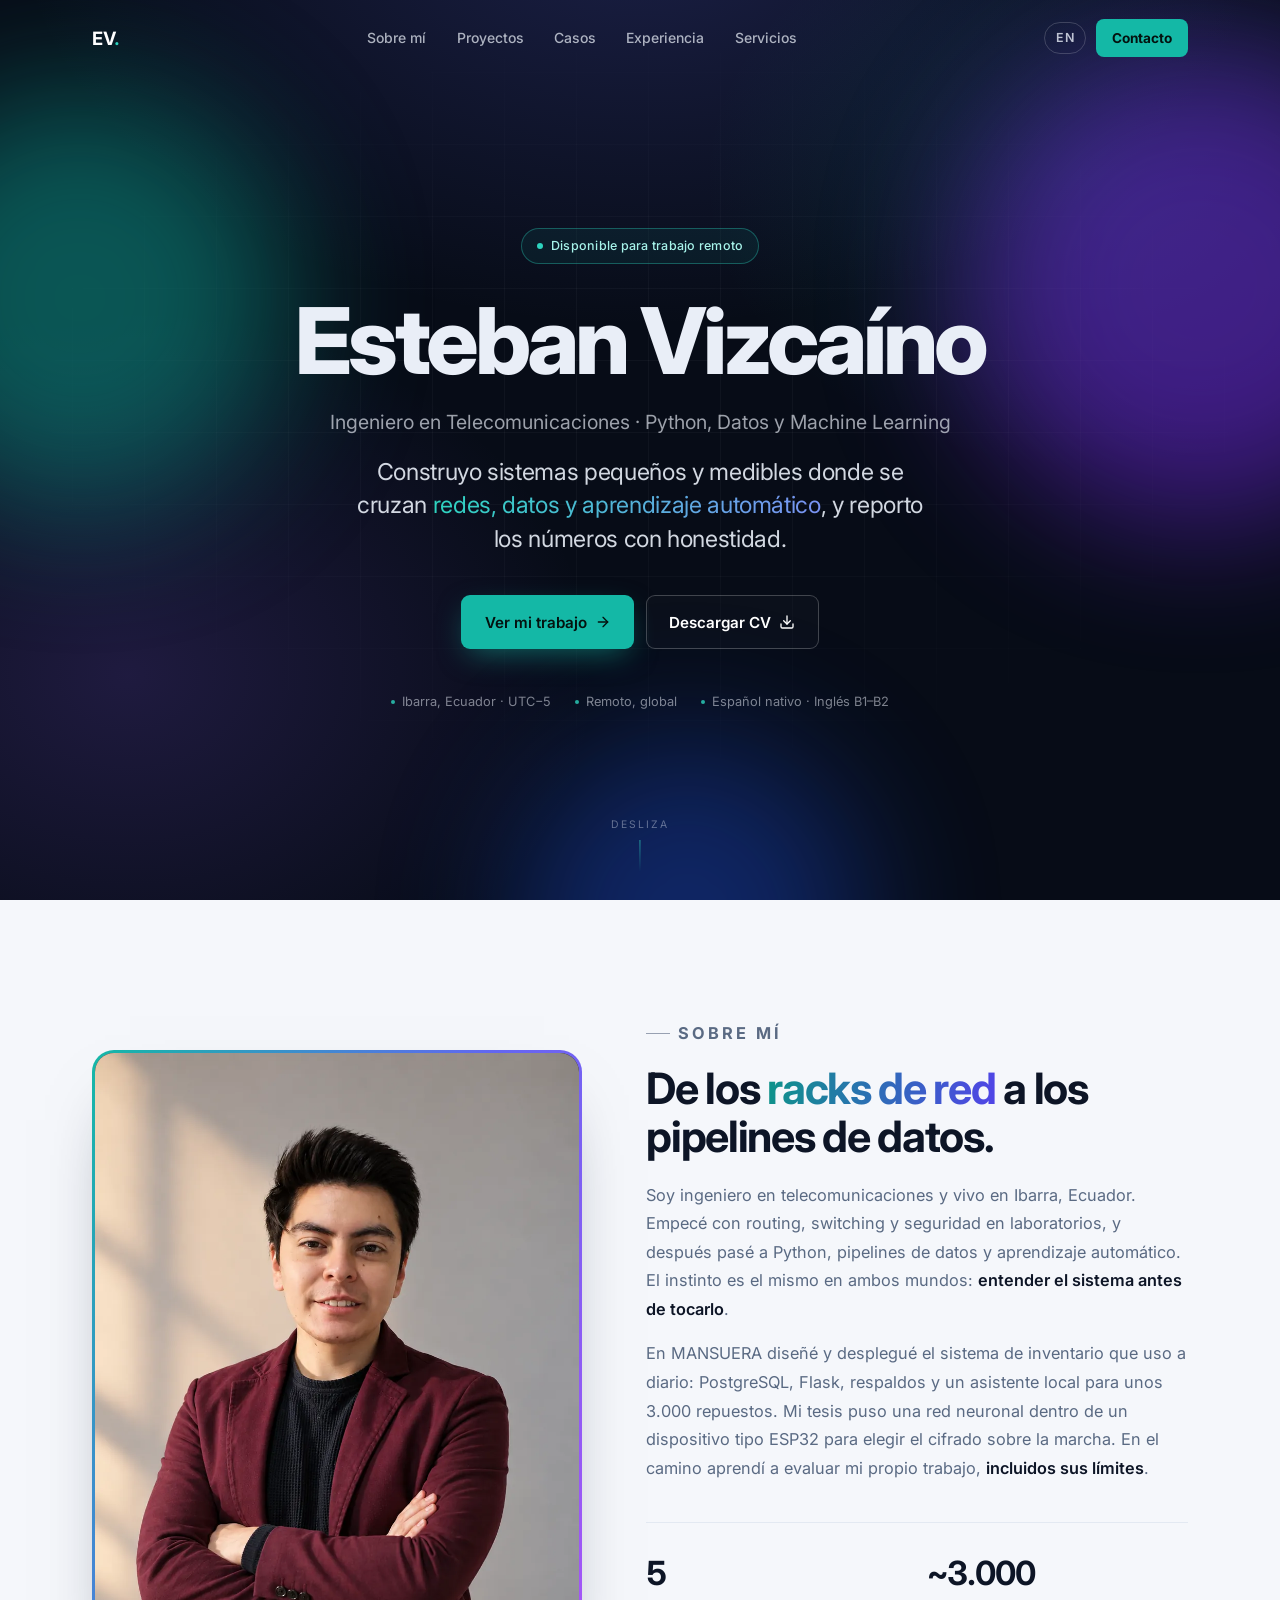
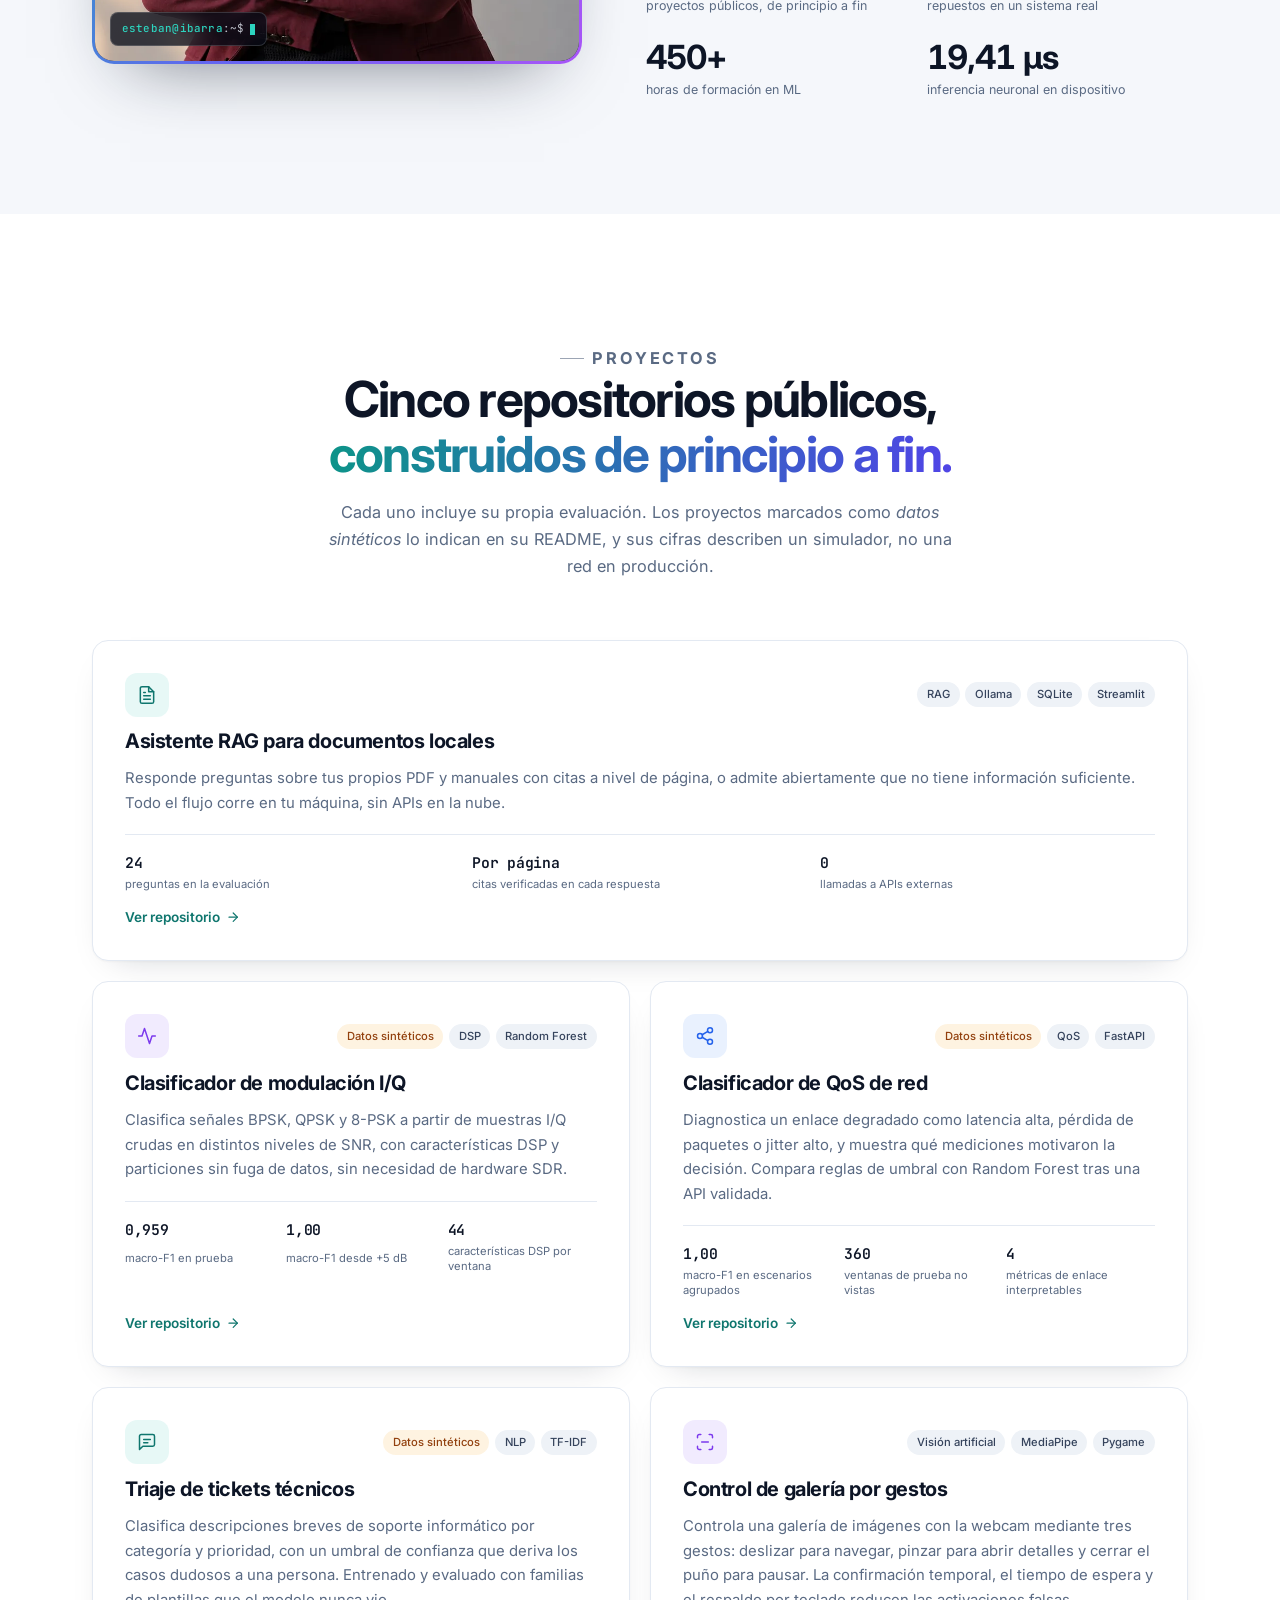
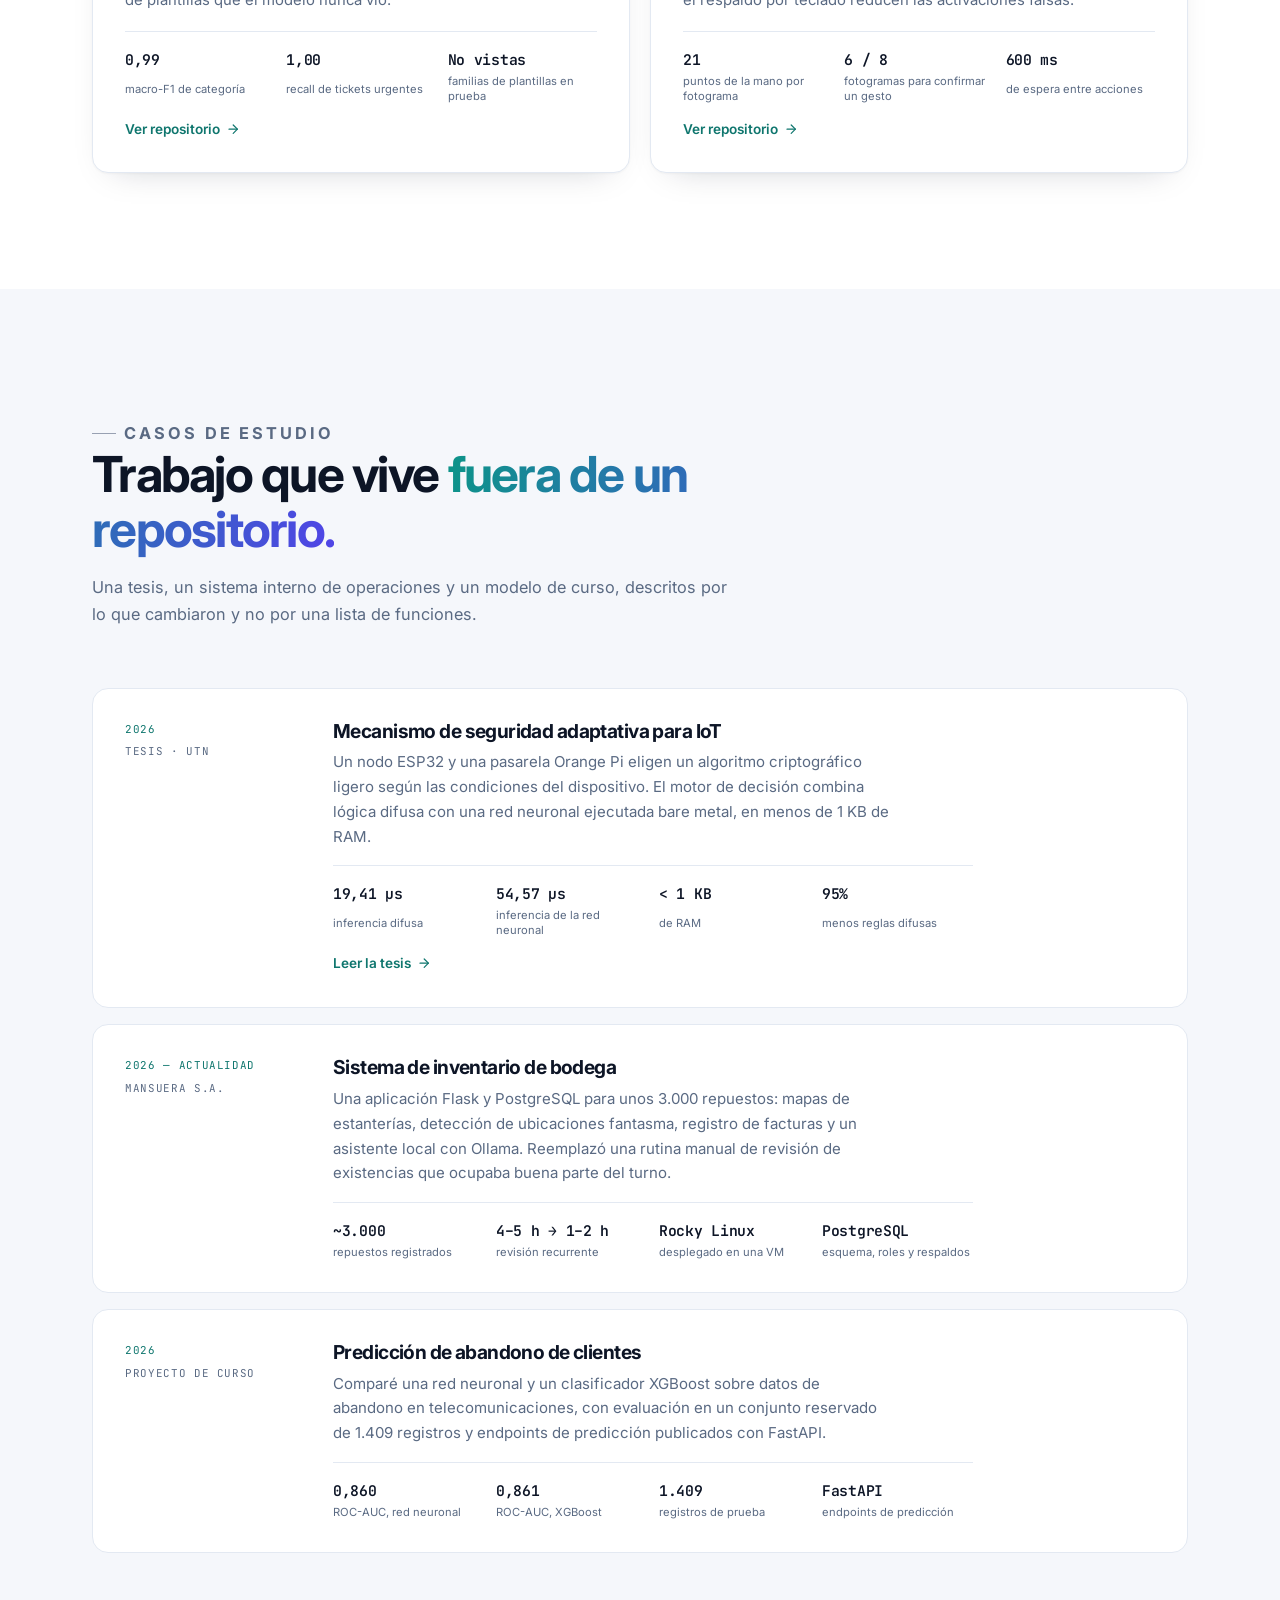
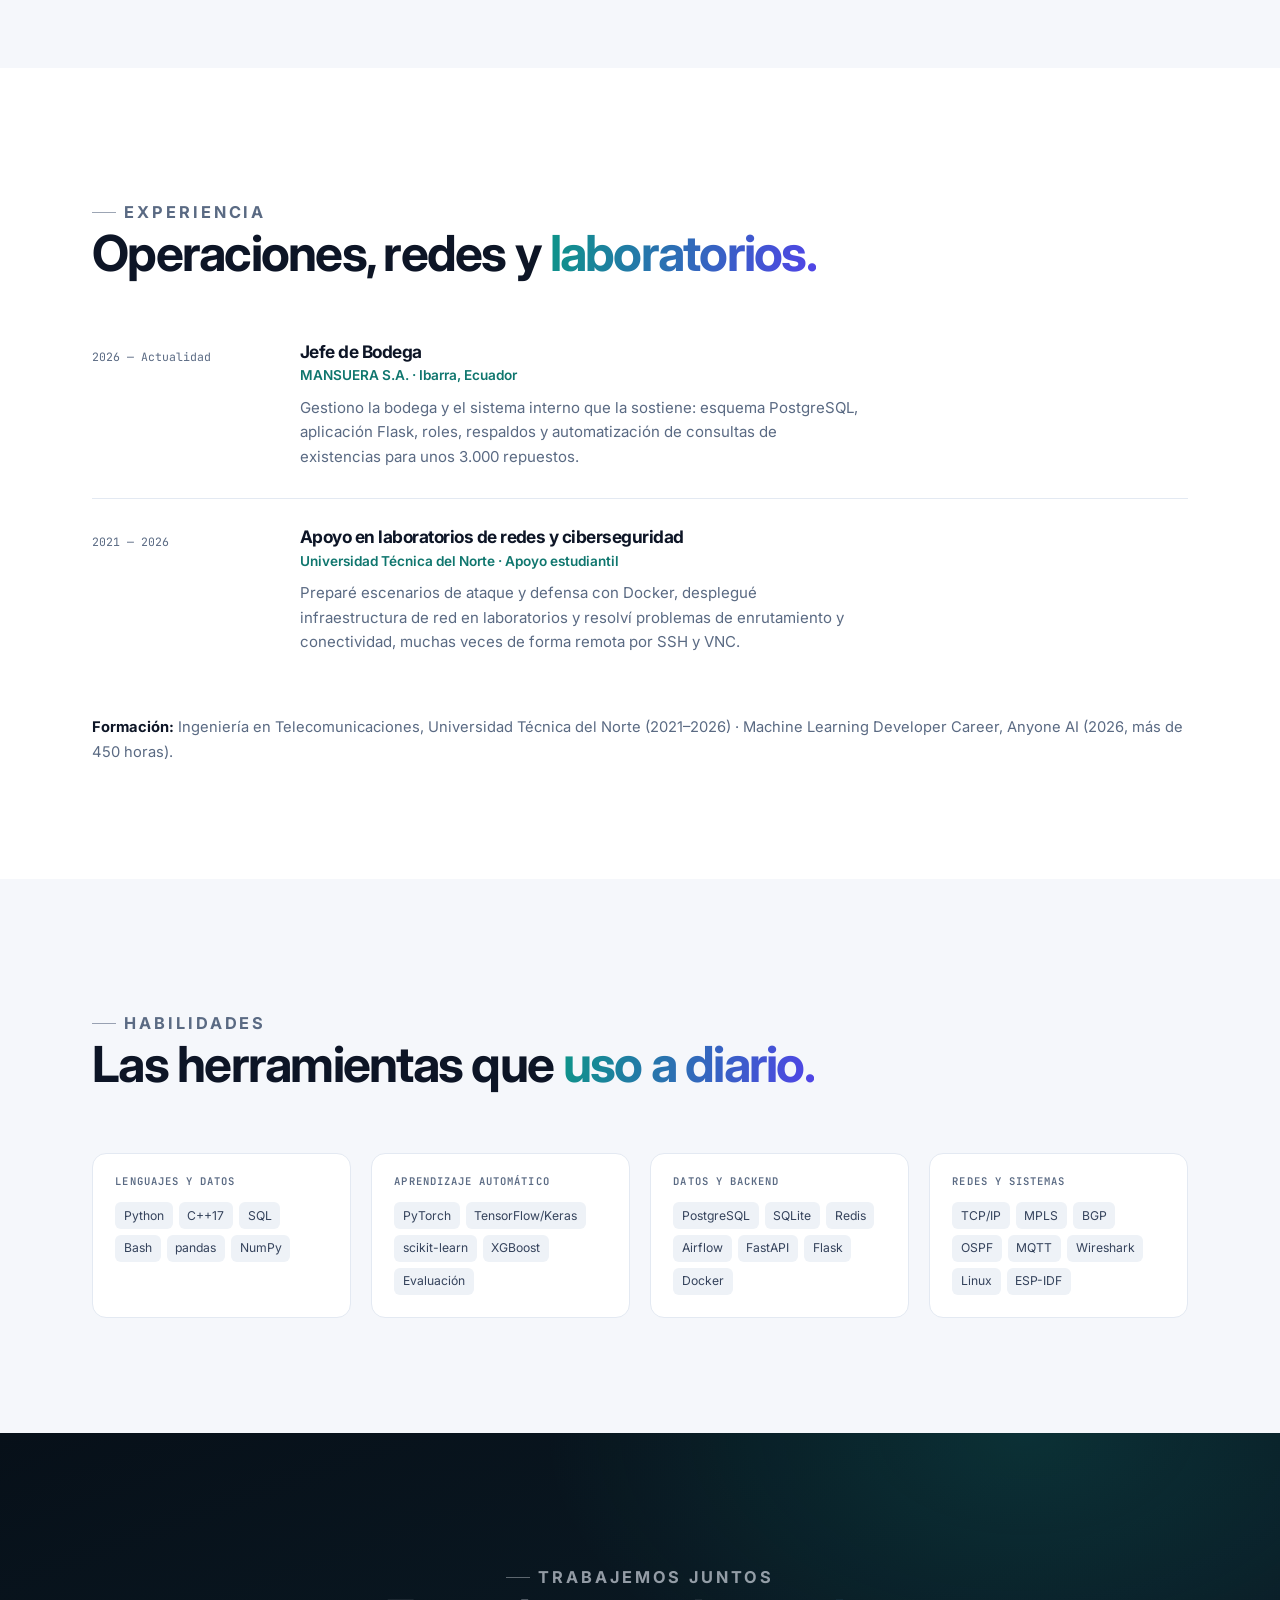
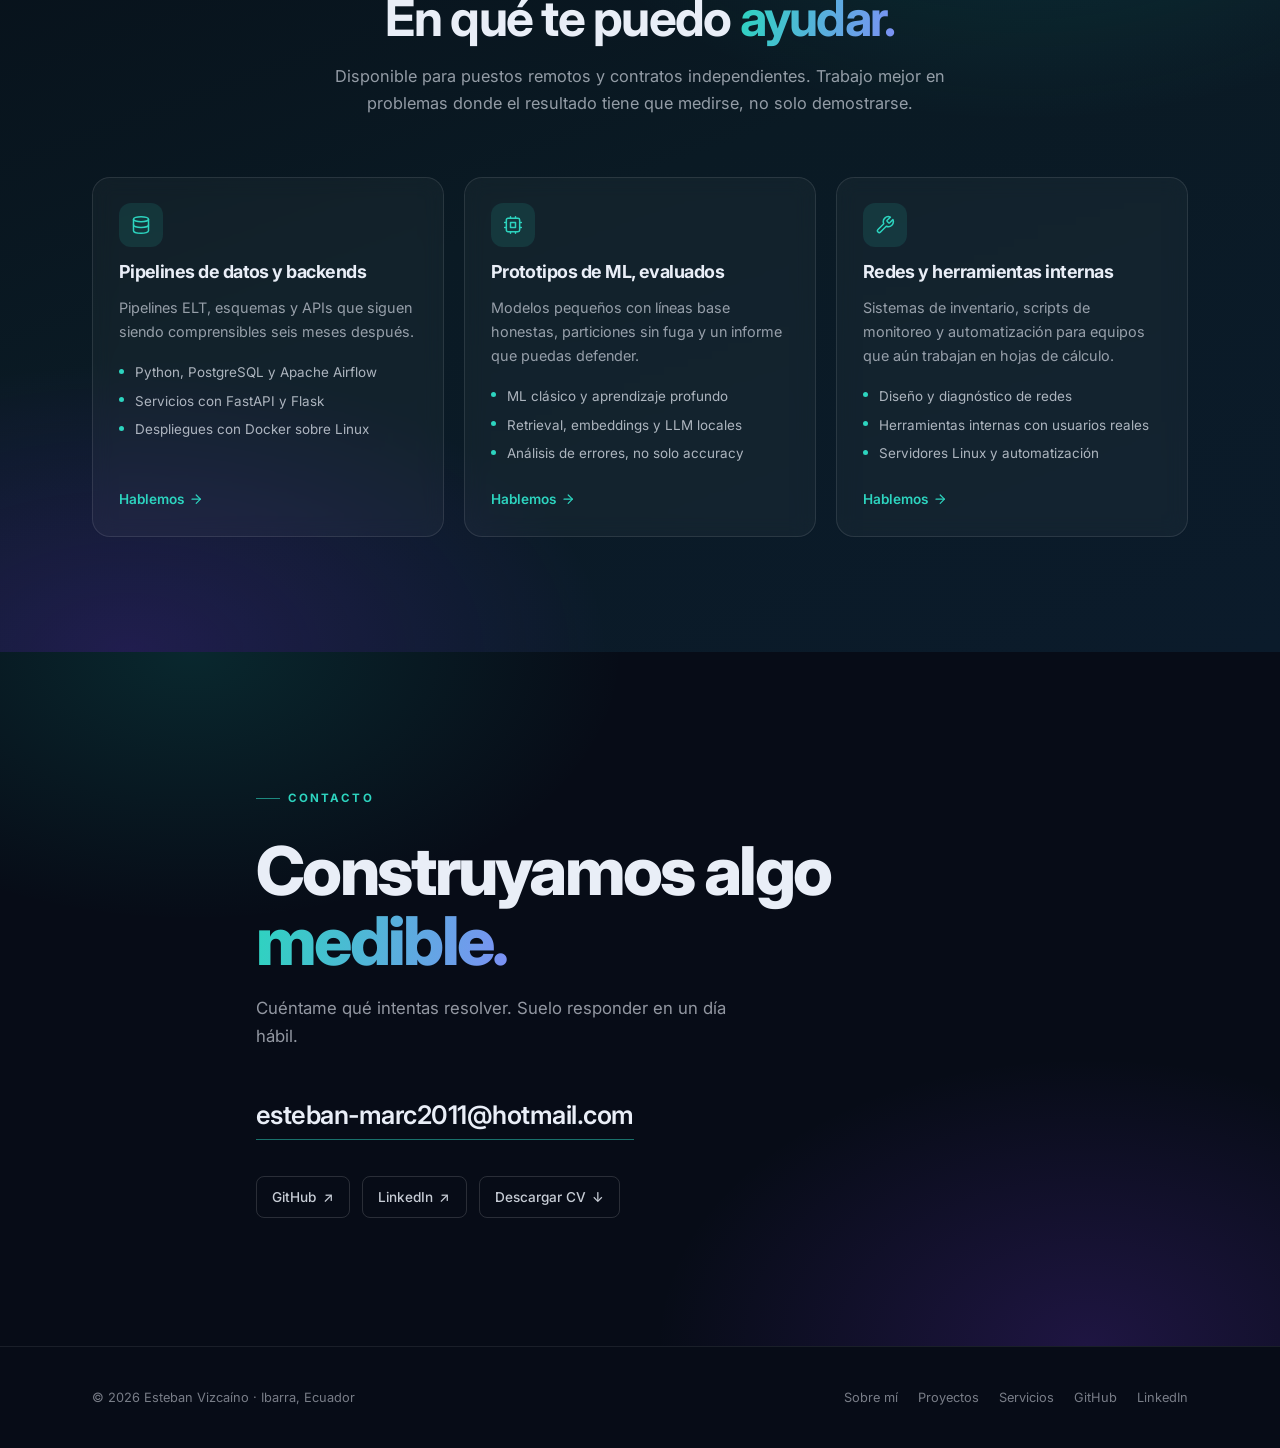
<file: es/index.html>
<!DOCTYPE html>
<html lang="es">
<head>
  <meta charset="utf-8">
  <meta name="viewport" content="width=device-width, initial-scale=1">
  <title>Esteban Vizcaíno — Ingeniero en Telecomunicaciones · Python, Datos y ML</title>
  <meta name="description" content="Ingeniero en Telecomunicaciones. Construyo sistemas medibles con Python, datos y aprendizaje automático: RAG local, clasificación DSP, QoS de red y seguridad IoT.">
  <meta name="author" content="Esteban Vizcaíno">
  <meta name="theme-color" content="#070c17">
  <link rel="canonical" href="https://estebanvizca.github.io/es/">
  <link rel="alternate" hreflang="en" href="https://estebanvizca.github.io/">
  <link rel="alternate" hreflang="es" href="https://estebanvizca.github.io/es/">
  <link rel="alternate" hreflang="x-default" href="https://estebanvizca.github.io/">

  <meta property="og:type" content="website">
  <meta property="og:title" content="Esteban Vizcaíno — Ingeniero en Telecomunicaciones">
  <meta property="og:description" content="Python, datos y aprendizaje automático aplicados a redes y sistemas embebidos.">
  <meta property="og:url" content="https://estebanvizca.github.io/es/">
  <meta property="og:locale" content="es_EC">
  <meta property="og:locale:alternate" content="en_US">
  <meta name="twitter:card" content="summary">

  <link rel="icon" href="data:image/svg+xml,<svg xmlns='http://www.w3.org/2000/svg' viewBox='0 0 100 100'><rect width='100' height='100' rx='20' fill='%2314b8a6'/><text x='50' y='68' font-family='monospace' font-size='40' font-weight='bold' fill='%23041018' text-anchor='middle'>EV</text></svg>">

  <link rel="preconnect" href="https://fonts.googleapis.com">
  <link rel="preconnect" href="https://fonts.gstatic.com" crossorigin>
  <link href="https://fonts.googleapis.com/css2?family=Inter:wght@400;500;600;700;800&family=JetBrains+Mono:wght@400;500&display=swap" rel="stylesheet">
  <link rel="stylesheet" href="../assets/styles.css">
  <noscript><style>.reveal{opacity:1;transform:none}.site-header{background:rgba(7,12,23,.92)}</style></noscript>

  <script type="application/ld+json">
  {
    "@context": "https://schema.org",
    "@type": "Person",
    "name": "Esteban Vizcaíno",
    "jobTitle": "Ingeniero en Telecomunicaciones",
    "email": "mailto:esteban-marc2011@hotmail.com",
    "url": "https://estebanvizca.github.io/es/",
    "address": { "@type": "PostalAddress", "addressLocality": "Ibarra", "addressCountry": "EC" },
    "sameAs": [
      "https://github.com/estebanvizca",
      "https://www.linkedin.com/in/esteban-vizca%C3%ADno-33558420b/"
    ]
  }
  </script>
</head>
<body>
  <a class="skip" href="#main">Saltar al contenido</a>

  <header class="site-header">
    <div class="wrap header-inner">
      <a class="brand" href="../" aria-label="Esteban Vizcaíno, inicio">EV<span>.</span></a>
      <nav class="site-nav" id="site-nav" aria-label="Principal">
        <a href="#about">Sobre mí</a>
        <a href="#work">Proyectos</a>
        <a href="#cases">Casos</a>
        <a href="#experience">Experiencia</a>
        <a href="#services">Servicios</a>
        <a class="nav-mobile" href="#contact">Contacto</a>
      </nav>
      <div class="header-actions">
        <a class="lang" href="../" hreflang="en" lang="en">EN</a>
        <a class="nav-cta" href="#contact">Contacto</a>
        <button class="menu-toggle" type="button" aria-expanded="false" aria-controls="site-nav" aria-label="Abrir menú"><span></span></button>
      </div>
    </div>
  </header>

  <main id="main">
    <section class="hero on-dark">
      <div class="hero-bg" aria-hidden="true">
        <div class="orb orb--1"></div>
        <div class="orb orb--2"></div>
        <div class="orb orb--3"></div>
      </div>
      <div class="hero-grid" aria-hidden="true"></div>

      <div class="wrap hero-inner">
        <span class="badge reveal"><span class="dot" aria-hidden="true"></span>Disponible para trabajo remoto</span>
        <h1 class="reveal" style="--delay: 80ms">Esteban Vizcaíno</h1>
        <p class="hero-sub reveal" style="--delay: 160ms">Ingeniero en Telecomunicaciones · Python, Datos y Machine Learning</p>
        <p class="hero-tagline reveal" style="--delay: 240ms">Construyo sistemas pequeños y medibles donde se cruzan <span class="grad">redes, datos y aprendizaje automático</span>, y reporto los números con honestidad.</p>
        <div class="cta-row reveal" style="--delay: 320ms">
          <a class="btn btn--primary" href="#work">Ver mi trabajo
            <svg viewBox="0 0 24 24" width="16" height="16" fill="none" stroke="currentColor" stroke-width="2" stroke-linecap="round" stroke-linejoin="round" aria-hidden="true"><path d="M5 12h14"/><path d="m12 5 7 7-7 7"/></svg>
          </a>
          <a class="btn btn--ghost" href="../assets/Esteban_Vizcaino_CV.pdf" download>Descargar CV
            <svg viewBox="0 0 24 24" width="16" height="16" fill="none" stroke="currentColor" stroke-width="2" stroke-linecap="round" stroke-linejoin="round" aria-hidden="true"><path d="M21 15v4a2 2 0 0 1-2 2H5a2 2 0 0 1-2-2v-4"/><path d="m7 10 5 5 5-5"/><path d="M12 15V3"/></svg>
          </a>
        </div>
        <p class="hero-meta reveal" style="--delay: 400ms">
          <span>Ibarra, Ecuador · UTC−5</span>
          <span>Remoto, global</span>
          <span>Español nativo · Inglés B1–B2</span>
        </p>
      </div>

      <span class="scroll-hint" aria-hidden="true">Desliza</span>
    </section>

    <section class="section section--paper" id="about">
      <div class="wrap about-grid">
        <figure class="portrait reveal">
          <div class="portrait-frame">
            <picture>
              <source srcset="../assets/esteban.webp" type="image/webp">
              <img src="../assets/esteban.jpg" alt="Esteban Vizcaíno, ingeniero en telecomunicaciones, sentado con los brazos cruzados" width="941" height="1183" loading="lazy" decoding="async">
            </picture>
          </div>
          <span class="prompt" aria-hidden="true"><b>esteban@ibarra</b>:~$</span>
        </figure>

        <div class="about-copy reveal" style="--delay: 120ms">
          <p class="eyebrow">Sobre mí</p>
          <h2>De los <span class="grad">racks de red</span> a los pipelines de datos.</h2>
          <p>Soy ingeniero en telecomunicaciones y vivo en Ibarra, Ecuador. Empecé con routing, switching y seguridad en laboratorios, y después pasé a Python, pipelines de datos y aprendizaje automático. El instinto es el mismo en ambos mundos: <strong>entender el sistema antes de tocarlo</strong>.</p>
          <p>En MANSUERA diseñé y desplegué el sistema de inventario que uso a diario: PostgreSQL, Flask, respaldos y un asistente local para unos 3.000 repuestos. Mi tesis puso una red neuronal dentro de un dispositivo tipo ESP32 para elegir el cifrado sobre la marcha. En el camino aprendí a evaluar mi propio trabajo, <strong>incluidos sus límites</strong>.</p>

          <div class="stats">
            <div class="stat"><b data-count="5">5</b><span>proyectos públicos, de principio a fin</span></div>
            <div class="stat"><b data-count="3000" data-prefix="~">~3.000</b><span>repuestos en un sistema real</span></div>
            <div class="stat"><b data-count="450" data-suffix="+">450+</b><span>horas de formación en ML</span></div>
            <div class="stat"><b data-count="19.41" data-decimals="2" data-suffix=" µs">19,41 µs</b><span>inferencia neuronal en dispositivo</span></div>
          </div>
        </div>
      </div>
    </section>

    <section class="section section--white" id="work">
      <div class="wrap">
        <div class="section-head section-head--center reveal">
          <p class="eyebrow">Proyectos</p>
          <h2>Cinco repositorios públicos, <span class="grad">construidos de principio a fin.</span></h2>
          <p>Cada uno incluye su propia evaluación. Los proyectos marcados como <em>datos sintéticos</em> lo indican en su README, y sus cifras describen un simulador, no una red en producción.</p>
        </div>

        <div class="projects">
          <article class="project reveal">
            <div class="project-top">
              <span class="icon-tile" aria-hidden="true">
                <svg viewBox="0 0 24 24" fill="none" stroke="currentColor" stroke-width="1.8" stroke-linecap="round" stroke-linejoin="round"><path d="M14 2H6a2 2 0 0 0-2 2v16a2 2 0 0 0 2 2h12a2 2 0 0 0 2-2V8z"/><path d="M14 2v6h6"/><path d="M16 13H8"/><path d="M16 17H8"/><path d="M10 9H8"/></svg>
              </span>
              <ul class="tags">
                <li>RAG</li>
                <li>Ollama</li>
                <li>SQLite</li>
                <li>Streamlit</li>
              </ul>
            </div>
            <h3><a href="https://github.com/estebanvizca/local-docs-rag-assistant">Asistente RAG para documentos locales</a></h3>
            <p>Responde preguntas sobre tus propios PDF y manuales con citas a nivel de página, o admite abiertamente que no tiene información suficiente. Todo el flujo corre en tu máquina, sin APIs en la nube.</p>
            <ul class="metrics">
              <li><strong>24</strong><span>preguntas en la evaluación</span></li>
              <li><strong>Por página</strong><span>citas verificadas en cada respuesta</span></li>
              <li><strong>0</strong><span>llamadas a APIs externas</span></li>
            </ul>
            <a class="project-link" href="https://github.com/estebanvizca/local-docs-rag-assistant">Ver repositorio
              <svg viewBox="0 0 24 24" fill="none" stroke="currentColor" stroke-width="2" stroke-linecap="round" stroke-linejoin="round" aria-hidden="true"><path d="M5 12h14"/><path d="m12 5 7 7-7 7"/></svg>
            </a>
          </article>

          <article class="project reveal" style="--delay: 80ms">
            <div class="project-top">
              <span class="icon-tile icon-tile--violet" aria-hidden="true">
                <svg viewBox="0 0 24 24" fill="none" stroke="currentColor" stroke-width="1.8" stroke-linecap="round" stroke-linejoin="round"><path d="M22 12h-4l-3 9L9 3l-3 9H2"/></svg>
              </span>
              <ul class="tags">
                <li class="is-flag">Datos sintéticos</li>
                <li>DSP</li>
                <li>Random Forest</li>
              </ul>
            </div>
            <h3><a href="https://github.com/estebanvizca/synthetic-iq-modulation-classifier">Clasificador de modulación I/Q</a></h3>
            <p>Clasifica señales BPSK, QPSK y 8-PSK a partir de muestras I/Q crudas en distintos niveles de SNR, con características DSP y particiones sin fuga de datos, sin necesidad de hardware SDR.</p>
            <ul class="metrics">
              <li><strong>0,959</strong><span>macro-F1 en prueba</span></li>
              <li><strong>1,00</strong><span>macro-F1 desde +5 dB</span></li>
              <li><strong>44</strong><span>características DSP por ventana</span></li>
            </ul>
            <a class="project-link" href="https://github.com/estebanvizca/synthetic-iq-modulation-classifier">Ver repositorio
              <svg viewBox="0 0 24 24" fill="none" stroke="currentColor" stroke-width="2" stroke-linecap="round" stroke-linejoin="round" aria-hidden="true"><path d="M5 12h14"/><path d="m12 5 7 7-7 7"/></svg>
            </a>
          </article>

          <article class="project reveal" style="--delay: 160ms">
            <div class="project-top">
              <span class="icon-tile icon-tile--blue" aria-hidden="true">
                <svg viewBox="0 0 24 24" fill="none" stroke="currentColor" stroke-width="1.8" stroke-linecap="round" stroke-linejoin="round"><circle cx="18" cy="5" r="3"/><circle cx="6" cy="12" r="3"/><circle cx="18" cy="19" r="3"/><path d="m8.6 13.5 6.8 4"/><path d="m15.4 6.5-6.8 4"/></svg>
              </span>
              <ul class="tags">
                <li class="is-flag">Datos sintéticos</li>
                <li>QoS</li>
                <li>FastAPI</li>
              </ul>
            </div>
            <h3><a href="https://github.com/estebanvizca/network-qos-classifier">Clasificador de QoS de red</a></h3>
            <p>Diagnostica un enlace degradado como latencia alta, pérdida de paquetes o jitter alto, y muestra qué mediciones motivaron la decisión. Compara reglas de umbral con Random Forest tras una API validada.</p>
            <ul class="metrics">
              <li><strong>1,00</strong><span>macro-F1 en escenarios agrupados</span></li>
              <li><strong>360</strong><span>ventanas de prueba no vistas</span></li>
              <li><strong>4</strong><span>métricas de enlace interpretables</span></li>
            </ul>
            <a class="project-link" href="https://github.com/estebanvizca/network-qos-classifier">Ver repositorio
              <svg viewBox="0 0 24 24" fill="none" stroke="currentColor" stroke-width="2" stroke-linecap="round" stroke-linejoin="round" aria-hidden="true"><path d="M5 12h14"/><path d="m12 5 7 7-7 7"/></svg>
            </a>
          </article>

          <article class="project reveal" style="--delay: 240ms">
            <div class="project-top">
              <span class="icon-tile" aria-hidden="true">
                <svg viewBox="0 0 24 24" fill="none" stroke="currentColor" stroke-width="1.8" stroke-linecap="round" stroke-linejoin="round"><path d="M21 15a2 2 0 0 1-2 2H7l-4 4V5a2 2 0 0 1 2-2h14a2 2 0 0 1 2 2z"/><path d="M8 9h8"/><path d="M8 13h5"/></svg>
              </span>
              <ul class="tags">
                <li class="is-flag">Datos sintéticos</li>
                <li>NLP</li>
                <li>TF-IDF</li>
              </ul>
            </div>
            <h3><a href="https://github.com/estebanvizca/technical-ticket-triage">Triaje de tickets técnicos</a></h3>
            <p>Clasifica descripciones breves de soporte informático por categoría y prioridad, con un umbral de confianza que deriva los casos dudosos a una persona. Entrenado y evaluado con familias de plantillas que el modelo nunca vio.</p>
            <ul class="metrics">
              <li><strong>0,99</strong><span>macro-F1 de categoría</span></li>
              <li><strong>1,00</strong><span>recall de tickets urgentes</span></li>
              <li><strong>No vistas</strong><span>familias de plantillas en prueba</span></li>
            </ul>
            <a class="project-link" href="https://github.com/estebanvizca/technical-ticket-triage">Ver repositorio
              <svg viewBox="0 0 24 24" fill="none" stroke="currentColor" stroke-width="2" stroke-linecap="round" stroke-linejoin="round" aria-hidden="true"><path d="M5 12h14"/><path d="m12 5 7 7-7 7"/></svg>
            </a>
          </article>

          <article class="project reveal" style="--delay: 320ms">
            <div class="project-top">
              <span class="icon-tile icon-tile--violet" aria-hidden="true">
                <svg viewBox="0 0 24 24" fill="none" stroke="currentColor" stroke-width="1.8" stroke-linecap="round" stroke-linejoin="round"><path d="M3 7V5a2 2 0 0 1 2-2h2"/><path d="M17 3h2a2 2 0 0 1 2 2v2"/><path d="M21 17v2a2 2 0 0 1-2 2h-2"/><path d="M7 21H5a2 2 0 0 1-2-2v-2"/><path d="M8 12h8"/></svg>
              </span>
              <ul class="tags">
                <li>Visión artificial</li>
                <li>MediaPipe</li>
                <li>Pygame</li>
              </ul>
            </div>
            <h3><a href="https://github.com/estebanvizca/hand-gesture-gallery-controller">Control de galería por gestos</a></h3>
            <p>Controla una galería de imágenes con la webcam mediante tres gestos: deslizar para navegar, pinzar para abrir detalles y cerrar el puño para pausar. La confirmación temporal, el tiempo de espera y el respaldo por teclado reducen las activaciones falsas.</p>
            <ul class="metrics">
              <li><strong>21</strong><span>puntos de la mano por fotograma</span></li>
              <li><strong>6 / 8</strong><span>fotogramas para confirmar un gesto</span></li>
              <li><strong>600 ms</strong><span>de espera entre acciones</span></li>
            </ul>
            <a class="project-link" href="https://github.com/estebanvizca/hand-gesture-gallery-controller">Ver repositorio
              <svg viewBox="0 0 24 24" fill="none" stroke="currentColor" stroke-width="2" stroke-linecap="round" stroke-linejoin="round" aria-hidden="true"><path d="M5 12h14"/><path d="m12 5 7 7-7 7"/></svg>
            </a>
          </article>
        </div>
      </div>
    </section>

    <section class="section section--paper" id="cases">
      <div class="wrap">
        <div class="section-head reveal">
          <p class="eyebrow">Casos de estudio</p>
          <h2>Trabajo que vive <span class="grad">fuera de un repositorio.</span></h2>
          <p>Una tesis, un sistema interno de operaciones y un modelo de curso, descritos por lo que cambiaron y no por una lista de funciones.</p>
        </div>

        <div class="cases">
          <article class="case reveal">
            <div class="case-meta">
              <span>2026</span>
              <span>Tesis · UTN</span>
            </div>
            <div class="case-body">
              <h3>Mecanismo de seguridad adaptativa para IoT</h3>
              <p>Un nodo ESP32 y una pasarela Orange Pi eligen un algoritmo criptográfico ligero según las condiciones del dispositivo. El motor de decisión combina lógica difusa con una red neuronal ejecutada bare metal, en menos de 1 KB de RAM.</p>
              <ul class="metrics">
                <li><strong>19,41 µs</strong><span>inferencia difusa</span></li>
                <li><strong>54,57 µs</strong><span>inferencia de la red neuronal</span></li>
                <li><strong>&lt; 1 KB</strong><span>de RAM</span></li>
                <li><strong>95%</strong><span>menos reglas difusas</span></li>
              </ul>
              <a class="text-link" href="https://repositorio.utn.edu.ec/handle/123456789/20155">Leer la tesis
                <svg viewBox="0 0 24 24" fill="none" stroke="currentColor" stroke-width="2" stroke-linecap="round" stroke-linejoin="round" aria-hidden="true"><path d="M5 12h14"/><path d="m12 5 7 7-7 7"/></svg>
              </a>
            </div>
          </article>

          <article class="case reveal" style="--delay: 80ms">
            <div class="case-meta">
              <span>2026 — Actualidad</span>
              <span>MANSUERA S.A.</span>
            </div>
            <div class="case-body">
              <h3>Sistema de inventario de bodega</h3>
              <p>Una aplicación Flask y PostgreSQL para unos 3.000 repuestos: mapas de estanterías, detección de ubicaciones fantasma, registro de facturas y un asistente local con Ollama. Reemplazó una rutina manual de revisión de existencias que ocupaba buena parte del turno.</p>
              <ul class="metrics">
                <li><strong>~3.000</strong><span>repuestos registrados</span></li>
                <li><strong>4–5 h → 1–2 h</strong><span>revisión recurrente</span></li>
                <li><strong>Rocky Linux</strong><span>desplegado en una VM</span></li>
                <li><strong>PostgreSQL</strong><span>esquema, roles y respaldos</span></li>
              </ul>
            </div>
          </article>

          <article class="case reveal" style="--delay: 160ms">
            <div class="case-meta">
              <span>2026</span>
              <span>Proyecto de curso</span>
            </div>
            <div class="case-body">
              <h3>Predicción de abandono de clientes</h3>
              <p>Comparé una red neuronal y un clasificador XGBoost sobre datos de abandono en telecomunicaciones, con evaluación en un conjunto reservado de 1.409 registros y endpoints de predicción publicados con FastAPI.</p>
              <ul class="metrics">
                <li><strong>0,860</strong><span>ROC-AUC, red neuronal</span></li>
                <li><strong>0,861</strong><span>ROC-AUC, XGBoost</span></li>
                <li><strong>1.409</strong><span>registros de prueba</span></li>
                <li><strong>FastAPI</strong><span>endpoints de predicción</span></li>
              </ul>
            </div>
          </article>
        </div>
      </div>
    </section>

    <section class="section section--white" id="experience">
      <div class="wrap">
        <div class="section-head reveal">
          <p class="eyebrow">Experiencia</p>
          <h2>Operaciones, redes y <span class="grad">laboratorios.</span></h2>
        </div>

        <ol class="timeline">
          <li class="reveal">
            <div class="when">2026 — Actualidad</div>
            <div>
              <h3>Jefe de Bodega</h3>
              <p class="org">MANSUERA S.A. · Ibarra, Ecuador</p>
              <p>Gestiono la bodega y el sistema interno que la sostiene: esquema PostgreSQL, aplicación Flask, roles, respaldos y automatización de consultas de existencias para unos 3.000 repuestos.</p>
            </div>
          </li>
          <li class="reveal" style="--delay: 80ms">
            <div class="when">2021 — 2026</div>
            <div>
              <h3>Apoyo en laboratorios de redes y ciberseguridad</h3>
              <p class="org">Universidad Técnica del Norte · Apoyo estudiantil</p>
              <p>Preparé escenarios de ataque y defensa con Docker, desplegué infraestructura de red en laboratorios y resolví problemas de enrutamiento y conectividad, muchas veces de forma remota por SSH y VNC.</p>
            </div>
          </li>
        </ol>

        <p class="reveal" style="margin:2rem 0 0;color:var(--muted);font-size:0.92rem">
          <strong style="color:var(--ink)">Formación:</strong> Ingeniería en Telecomunicaciones, Universidad Técnica del Norte (2021–2026) · Machine Learning Developer Career, Anyone AI (2026, más de 450 horas).
        </p>
      </div>
    </section>

    <section class="section section--paper" id="skills">
      <div class="wrap">
        <div class="section-head reveal">
          <p class="eyebrow">Habilidades</p>
          <h2>Las herramientas que <span class="grad">uso a diario.</span></h2>
        </div>

        <div class="skills">
          <div class="skill-group reveal">
            <h3>Lenguajes y datos</h3>
            <div class="chips"><span>Python</span><span>C++17</span><span>SQL</span><span>Bash</span><span>pandas</span><span>NumPy</span></div>
          </div>
          <div class="skill-group reveal" style="--delay: 80ms">
            <h3>Aprendizaje automático</h3>
            <div class="chips"><span>PyTorch</span><span>TensorFlow/Keras</span><span>scikit-learn</span><span>XGBoost</span><span>Evaluación</span></div>
          </div>
          <div class="skill-group reveal" style="--delay: 160ms">
            <h3>Datos y backend</h3>
            <div class="chips"><span>PostgreSQL</span><span>SQLite</span><span>Redis</span><span>Airflow</span><span>FastAPI</span><span>Flask</span><span>Docker</span></div>
          </div>
          <div class="skill-group reveal" style="--delay: 240ms">
            <h3>Redes y sistemas</h3>
            <div class="chips"><span>TCP/IP</span><span>MPLS</span><span>BGP</span><span>OSPF</span><span>MQTT</span><span>Wireshark</span><span>Linux</span><span>ESP-IDF</span></div>
          </div>
        </div>
      </div>
    </section>

    <section class="section section--gradient on-dark" id="services">
      <div class="wrap">
        <div class="section-head section-head--center reveal">
          <p class="eyebrow">Trabajemos juntos</p>
          <h2>En qué te puedo <span class="grad">ayudar.</span></h2>
          <p>Disponible para puestos remotos y contratos independientes. Trabajo mejor en problemas donde el resultado tiene que medirse, no solo demostrarse.</p>
        </div>

        <div class="services">
          <article class="service reveal">
            <span class="icon-tile" aria-hidden="true">
              <svg viewBox="0 0 24 24" fill="none" stroke="currentColor" stroke-width="1.8" stroke-linecap="round" stroke-linejoin="round"><ellipse cx="12" cy="5" rx="9" ry="3"/><path d="M21 12c0 1.66-4 3-9 3s-9-1.34-9-3"/><path d="M3 5v14c0 1.66 4 3 9 3s9-1.34 9-3V5"/></svg>
            </span>
            <h3>Pipelines de datos y backends</h3>
            <p>Pipelines ELT, esquemas y APIs que siguen siendo comprensibles seis meses después.</p>
            <ul>
              <li>Python, PostgreSQL y Apache Airflow</li>
              <li>Servicios con FastAPI y Flask</li>
              <li>Despliegues con Docker sobre Linux</li>
            </ul>
            <a class="text-link" href="#contact">Hablemos
              <svg viewBox="0 0 24 24" fill="none" stroke="currentColor" stroke-width="2" stroke-linecap="round" stroke-linejoin="round" aria-hidden="true"><path d="M5 12h14"/><path d="m12 5 7 7-7 7"/></svg>
            </a>
          </article>

          <article class="service reveal" style="--delay: 100ms">
            <span class="icon-tile" aria-hidden="true">
              <svg viewBox="0 0 24 24" fill="none" stroke="currentColor" stroke-width="1.8" stroke-linecap="round" stroke-linejoin="round"><rect x="4" y="4" width="16" height="16" rx="2"/><rect x="9" y="9" width="6" height="6"/><path d="M9 2v2M15 2v2M9 20v2M15 20v2M2 9h2M2 15h2M20 9h2M20 15h2"/></svg>
            </span>
            <h3>Prototipos de ML, evaluados</h3>
            <p>Modelos pequeños con líneas base honestas, particiones sin fuga y un informe que puedas defender.</p>
            <ul>
              <li>ML clásico y aprendizaje profundo</li>
              <li>Retrieval, embeddings y LLM locales</li>
              <li>Análisis de errores, no solo accuracy</li>
            </ul>
            <a class="text-link" href="#contact">Hablemos
              <svg viewBox="0 0 24 24" fill="none" stroke="currentColor" stroke-width="2" stroke-linecap="round" stroke-linejoin="round" aria-hidden="true"><path d="M5 12h14"/><path d="m12 5 7 7-7 7"/></svg>
            </a>
          </article>

          <article class="service reveal" style="--delay: 200ms">
            <span class="icon-tile" aria-hidden="true">
              <svg viewBox="0 0 24 24" fill="none" stroke="currentColor" stroke-width="1.8" stroke-linecap="round" stroke-linejoin="round"><path d="M14.7 6.3a1 1 0 0 0 0 1.4l1.6 1.6a1 1 0 0 0 1.4 0l3.77-3.77a6 6 0 0 1-7.94 7.94l-6.91 6.91a2.12 2.12 0 0 1-3-3l6.91-6.91a6 6 0 0 1 7.94-7.94l-3.76 3.76z"/></svg>
            </span>
            <h3>Redes y herramientas internas</h3>
            <p>Sistemas de inventario, scripts de monitoreo y automatización para equipos que aún trabajan en hojas de cálculo.</p>
            <ul>
              <li>Diseño y diagnóstico de redes</li>
              <li>Herramientas internas con usuarios reales</li>
              <li>Servidores Linux y automatización</li>
            </ul>
            <a class="text-link" href="#contact">Hablemos
              <svg viewBox="0 0 24 24" fill="none" stroke="currentColor" stroke-width="2" stroke-linecap="round" stroke-linejoin="round" aria-hidden="true"><path d="M5 12h14"/><path d="m12 5 7 7-7 7"/></svg>
            </a>
          </article>
        </div>
      </div>
    </section>

    <section class="contact on-dark" id="contact">
      <div class="wrap contact-inner">
        <p class="eyebrow reveal">Contacto</p>
        <h2 class="reveal" style="--delay: 80ms">Construyamos algo <span class="grad">medible.</span></h2>
        <p class="lead reveal" style="--delay: 160ms">Cuéntame qué intentas resolver. Suelo responder en un día hábil.</p>
        <a class="email reveal" style="--delay: 200ms" href="mailto:esteban-marc2011@hotmail.com">esteban-marc2011@hotmail.com</a>
        <div class="contact-links reveal" style="--delay: 240ms">
          <a href="https://github.com/estebanvizca">GitHub <span aria-hidden="true">↗</span></a>
          <a href="https://www.linkedin.com/in/esteban-vizca%C3%ADno-33558420b/">LinkedIn <span aria-hidden="true">↗</span></a>
          <a href="../assets/Esteban_Vizcaino_CV.pdf" download>Descargar CV <span aria-hidden="true">↓</span></a>
        </div>
      </div>
    </section>
  </main>

  <footer class="site-footer">
    <div class="wrap footer-inner">
      <span>© <span id="year">2026</span> Esteban Vizcaíno · Ibarra, Ecuador</span>
      <div class="footer-links">
        <a href="#about">Sobre mí</a>
        <a href="#work">Proyectos</a>
        <a href="#services">Servicios</a>
        <a href="https://github.com/estebanvizca">GitHub</a>
        <a href="https://www.linkedin.com/in/esteban-vizca%C3%ADno-33558420b/">LinkedIn</a>
      </div>
    </div>
  </footer>

  <script src="../assets/script.js" defer></script>
</body>
</html>
</file>
<file: assets/styles.css>
/* ==========================================================================
   Esteban Vizcaíno — portfolio
   Dark hero + light content sections, teal → violet accent.
   No build step, no frameworks.
   ========================================================================== */

:root {
  --dark: #070c17;
  --dark-2: #0b1322;
  --paper: #f5f7fb;
  --white: #ffffff;

  --ink: #0d1526;
  --ink-soft: #35435c;
  --muted: #5a6a83;
  --line: #e3e9f2;
  --line-strong: #d3dcea;

  --teal: #14b8a6;
  --teal-bright: #2dd4bf;
  --teal-deep: #0f766e;
  --violet: #8b5cf6;
  --indigo: #6366f1;
  --amber: #f59e0b;

  --grad: linear-gradient(115deg, #14b8a6 0%, #6366f1 52%, #a855f7 100%);
  --grad-text: linear-gradient(100deg, #0d9488 0%, #4f46e5 45%, #9333ea 100%);

  --font-sans: "Inter", -apple-system, BlinkMacSystemFont, "Segoe UI", Roboto,
    Helvetica, Arial, sans-serif;
  --font-mono: "JetBrains Mono", ui-monospace, SFMono-Regular, Menlo, Consolas,
    monospace;

  --wrap: 1160px;
  --gutter: clamp(1.25rem, 4vw, 2rem);
  --section: clamp(4.5rem, 9vw, 7.5rem);
  --radius: 16px;
  --ease: cubic-bezier(0.22, 1, 0.36, 1);
}

*,
*::before,
*::after {
  box-sizing: border-box;
}

html {
  scroll-behavior: smooth;
  scroll-padding-top: 5rem;
  -webkit-text-size-adjust: 100%;
}

body {
  margin: 0;
  background: var(--paper);
  color: var(--ink);
  font-family: var(--font-sans);
  font-size: 1rem;
  line-height: 1.65;
  -webkit-font-smoothing: antialiased;
  text-rendering: optimizeLegibility;
  overflow-x: hidden;
}

img {
  display: block;
  max-width: 100%;
}

a {
  color: inherit;
  text-decoration: none;
}

p {
  margin: 0 0 1rem;
}

h1,
h2,
h3,
h4 {
  margin: 0;
  font-weight: 700;
  line-height: 1.12;
  letter-spacing: -0.03em;
}

::selection {
  background: var(--teal);
  color: #04120f;
}

:focus-visible {
  outline: 2px solid var(--teal);
  outline-offset: 3px;
  border-radius: 4px;
}

.wrap {
  width: 100%;
  max-width: var(--wrap);
  margin-inline: auto;
  padding-inline: var(--gutter);
}

.skip {
  position: absolute;
  left: -9999px;
  top: 0;
  z-index: 200;
  background: var(--teal);
  color: #04120f;
  padding: 0.75rem 1rem;
  font-weight: 600;
}

.skip:focus {
  left: 1rem;
  top: 1rem;
}

/* ---------- Typography helpers ------------------------------------------ */

.eyebrow {
  display: inline-flex;
  align-items: center;
  gap: 0.5rem;
  margin: 0 0 1rem;
  font-size: 0.72rem;
  font-weight: 700;
  letter-spacing: 0.18em;
  text-transform: uppercase;
  color: var(--teal-deep);
}

.eyebrow::before {
  content: "";
  width: 1.5rem;
  height: 1px;
  background: currentColor;
  opacity: 0.6;
}

.on-dark .eyebrow {
  color: var(--teal-bright);
}

.grad {
  background: var(--grad-text);
  background-size: 220% auto;
  -webkit-background-clip: text;
  background-clip: text;
  color: transparent;
  animation: gradient-shift 9s ease-in-out infinite;
}

.on-dark .grad {
  background-image: linear-gradient(100deg, #2dd4bf 0%, #818cf8 50%, #c084fc 100%);
}

@keyframes gradient-shift {
  0%,
  100% {
    background-position: 0% 50%;
  }
  50% {
    background-position: 100% 50%;
  }
}

/* ---------- Header ------------------------------------------------------ */

.site-header {
  position: fixed;
  inset: 0 0 auto 0;
  z-index: 80;
  background: transparent;
  border-bottom: 1px solid transparent;
  transition: background-color 250ms ease, border-color 250ms ease,
    backdrop-filter 250ms ease;
}

.site-header.is-scrolled {
  background: rgba(7, 12, 23, 0.82);
  backdrop-filter: blur(14px) saturate(140%);
  border-bottom-color: rgba(255, 255, 255, 0.08);
}

.header-inner {
  display: flex;
  align-items: center;
  justify-content: space-between;
  gap: 1.5rem;
  min-height: 4.75rem;
}

.brand {
  font-size: 1.15rem;
  font-weight: 700;
  letter-spacing: -0.02em;
  color: #fff;
}

.brand span {
  color: var(--teal-bright);
}

.site-nav {
  display: flex;
  align-items: center;
  gap: clamp(1rem, 2.4vw, 1.9rem);
  font-size: 0.875rem;
  font-weight: 500;
  color: rgba(233, 238, 247, 0.72);
}

.site-nav a {
  padding-block: 0.35rem;
  transition: color 180ms ease;
}

.site-nav a:hover {
  color: #fff;
}

.site-nav .nav-mobile {
  display: none;
}

.header-actions {
  display: flex;
  align-items: center;
  gap: 0.6rem;
}

.lang {
  display: inline-flex;
  align-items: center;
  gap: 0.35rem;
  font-size: 0.78rem;
  font-weight: 600;
  letter-spacing: 0.04em;
  color: rgba(233, 238, 247, 0.8);
  border: 1px solid rgba(255, 255, 255, 0.18);
  border-radius: 999px;
  padding: 0.32rem 0.7rem;
  transition: border-color 180ms ease, color 180ms ease;
}

.lang:hover {
  border-color: var(--teal-bright);
  color: #fff;
}

.nav-cta {
  display: inline-flex;
  align-items: center;
  gap: 0.35rem;
  padding: 0.48rem 1rem;
  border-radius: 8px;
  background: var(--teal);
  color: #04120f;
  font-size: 0.85rem;
  font-weight: 700;
  transition: transform 180ms ease, background-color 180ms ease;
}

.nav-cta:hover {
  background: var(--teal-bright);
  transform: translateY(-1px);
}

.menu-toggle {
  display: none;
  width: 2.5rem;
  height: 2.5rem;
  align-items: center;
  justify-content: center;
  background: transparent;
  border: 1px solid rgba(255, 255, 255, 0.2);
  border-radius: 8px;
  color: #fff;
  cursor: pointer;
}

.menu-toggle span {
  position: relative;
  width: 16px;
  height: 1.5px;
  background: currentColor;
  border-radius: 2px;
}

.menu-toggle span::before,
.menu-toggle span::after {
  content: "";
  position: absolute;
  left: 0;
  width: 16px;
  height: 1.5px;
  background: currentColor;
  border-radius: 2px;
  transition: transform 200ms ease, top 200ms ease;
}

.menu-toggle span::before {
  top: -5px;
}

.menu-toggle span::after {
  top: 5px;
}

/* ---------- Hero -------------------------------------------------------- */

.hero {
  position: relative;
  isolation: isolate;
  min-height: 100svh;
  display: grid;
  place-items: center;
  padding: 8.5rem 0 5rem;
  background: var(--dark);
  color: #e9eef7;
  text-align: center;
  overflow: hidden;
}

.hero-bg {
  position: absolute;
  inset: 0;
  z-index: -2;
  overflow: hidden;
  background:
    radial-gradient(60rem 40rem at 50% -10%, rgba(99, 102, 241, 0.22), transparent 65%),
    radial-gradient(40rem 30rem at 85% 20%, rgba(20, 184, 166, 0.14), transparent 60%),
    radial-gradient(45rem 35rem at 10% 75%, rgba(139, 92, 246, 0.18), transparent 65%),
    var(--dark);
}

.hero-grid {
  position: absolute;
  inset: 0;
  z-index: -1;
  background-image: linear-gradient(rgba(255, 255, 255, 0.035) 1px, transparent 1px),
    linear-gradient(90deg, rgba(255, 255, 255, 0.035) 1px, transparent 1px);
  background-size: 72px 72px;
  mask-image: radial-gradient(ellipse 70% 60% at 50% 45%, #000 20%, transparent 75%);
  -webkit-mask-image: radial-gradient(ellipse 70% 60% at 50% 45%, #000 20%, transparent 75%);
}

.orb {
  position: absolute;
  border-radius: 50%;
  filter: blur(70px);
  opacity: 0.55;
  will-change: transform;
}

.orb--1 {
  width: 26rem;
  height: 26rem;
  left: -8rem;
  top: 10%;
  background: #0d9488;
  animation: float-a 18s ease-in-out infinite;
}

.orb--2 {
  width: 30rem;
  height: 30rem;
  right: -10rem;
  top: 5%;
  background: #6d28d9;
  animation: float-b 22s ease-in-out infinite;
}

.orb--3 {
  width: 22rem;
  height: 22rem;
  left: 40%;
  bottom: -12rem;
  background: #1d4ed8;
  opacity: 0.4;
  animation: float-c 20s ease-in-out infinite;
}

@keyframes float-a {
  0%,
  100% {
    transform: translate3d(0, 0, 0) scale(1);
  }
  50% {
    transform: translate3d(4rem, 3rem, 0) scale(1.12);
  }
}

@keyframes float-b {
  0%,
  100% {
    transform: translate3d(0, 0, 0) scale(1);
  }
  50% {
    transform: translate3d(-5rem, 4rem, 0) scale(0.92);
  }
}

@keyframes float-c {
  0%,
  100% {
    transform: translate3d(0, 0, 0);
  }
  50% {
    transform: translate3d(-4rem, -3rem, 0);
  }
}

.hero-inner {
  max-width: 60rem;
  display: grid;
  justify-items: center;
  gap: 0;
}

.badge {
  display: inline-flex;
  align-items: center;
  gap: 0.5rem;
  padding: 0.42rem 0.9rem;
  margin-bottom: 2rem;
  border: 1px solid rgba(45, 212, 191, 0.35);
  border-radius: 999px;
  background: rgba(20, 184, 166, 0.08);
  color: #a7f3ea;
  font-size: 0.78rem;
  font-weight: 500;
  letter-spacing: 0.02em;
}

.badge .dot {
  width: 0.4rem;
  height: 0.4rem;
  border-radius: 50%;
  background: var(--teal-bright);
  box-shadow: 0 0 0 0 rgba(45, 212, 191, 0.7);
  animation: pulse-ring 2.4s ease-out infinite;
}

@keyframes pulse-ring {
  0% {
    box-shadow: 0 0 0 0 rgba(45, 212, 191, 0.55);
  }
  70% {
    box-shadow: 0 0 0 0.55rem rgba(45, 212, 191, 0);
  }
  100% {
    box-shadow: 0 0 0 0 rgba(45, 212, 191, 0);
  }
}

.hero h1 {
  font-size: clamp(3rem, 8.5vw, 5.75rem);
  font-weight: 800;
  letter-spacing: -0.045em;
  line-height: 0.98;
  margin-bottom: 1.25rem;
}

.hero-sub {
  font-size: clamp(1rem, 2vw, 1.22rem);
  color: rgba(233, 238, 247, 0.66);
  margin-bottom: 0.35rem;
}

.hero-tagline {
  max-width: 42ch;
  margin: 0.75rem auto 2.4rem;
  font-size: clamp(1.05rem, 2.3vw, 1.45rem);
  line-height: 1.45;
  color: rgba(233, 238, 247, 0.9);
  font-weight: 400;
  letter-spacing: -0.015em;
}

.cta-row {
  display: flex;
  flex-wrap: wrap;
  justify-content: center;
  gap: 0.75rem;
}

.btn {
  display: inline-flex;
  align-items: center;
  gap: 0.5rem;
  padding: 0.85rem 1.4rem;
  border-radius: 9px;
  border: 1px solid transparent;
  font-size: 0.95rem;
  font-weight: 600;
  transition: transform 200ms var(--ease), background-color 200ms ease,
    border-color 200ms ease, box-shadow 200ms ease;
}

.btn:hover {
  transform: translateY(-2px);
}

.btn--primary {
  background: var(--teal);
  color: #04120f;
  box-shadow: 0 10px 30px -8px rgba(20, 184, 166, 0.55);
}

.btn--primary:hover {
  background: var(--teal-bright);
  box-shadow: 0 16px 38px -10px rgba(20, 184, 166, 0.65);
}

.btn--ghost {
  border-color: rgba(255, 255, 255, 0.22);
  color: #fff;
  background: rgba(255, 255, 255, 0.02);
}

.btn--ghost:hover {
  border-color: rgba(45, 212, 191, 0.6);
  background: rgba(45, 212, 191, 0.07);
}

.btn--outline {
  border-color: var(--line-strong);
  color: var(--ink);
  background: var(--white);
}

.btn--outline:hover {
  border-color: var(--teal);
  color: var(--teal-deep);
}

.btn--sm {
  padding: 0.6rem 1rem;
  font-size: 0.85rem;
}

.hero-meta {
  display: flex;
  flex-wrap: wrap;
  justify-content: center;
  gap: 0.5rem 1.5rem;
  margin-top: 2.6rem;
  font-size: 0.8rem;
  color: rgba(233, 238, 247, 0.52);
}

.hero-meta span {
  display: inline-flex;
  align-items: center;
  gap: 0.45rem;
}

.hero-meta span::before {
  content: "";
  width: 4px;
  height: 4px;
  border-radius: 50%;
  background: var(--teal-bright);
  opacity: 0.8;
}

.scroll-hint {
  position: absolute;
  left: 50%;
  bottom: 1.75rem;
  transform: translateX(-50%);
  display: grid;
  justify-items: center;
  gap: 0.4rem;
  font-size: 0.65rem;
  letter-spacing: 0.18em;
  text-transform: uppercase;
  color: rgba(233, 238, 247, 0.4);
}

.scroll-hint::after {
  content: "";
  width: 1px;
  height: 2rem;
  background: linear-gradient(to bottom, rgba(45, 212, 191, 0.7), transparent);
  animation: scroll-line 2.2s ease-in-out infinite;
}

@keyframes scroll-line {
  0%,
  100% {
    transform: scaleY(0.4);
    transform-origin: top;
    opacity: 0.3;
  }
  50% {
    transform: scaleY(1);
    opacity: 1;
  }
}

/* ---------- Sections ---------------------------------------------------- */

.section {
  position: relative;
  padding-block: var(--section);
}

.section--paper {
  background: var(--paper);
}

.section--white {
  background: var(--white);
}

.section--dark {
  background: var(--dark-2);
  color: #e9eef7;
}

.section--gradient {
  background:
    radial-gradient(50rem 30rem at 80% 0%, rgba(20, 184, 166, 0.16), transparent 60%),
    radial-gradient(50rem 30rem at 10% 100%, rgba(109, 40, 217, 0.22), transparent 60%),
    linear-gradient(160deg, #071019 0%, #0a1a24 45%, #0b1b2b 100%);
  color: #e9eef7;
}

.section-head {
  max-width: 46rem;
  margin-bottom: clamp(2.5rem, 5vw, 3.75rem);
}

.section-head--center {
  margin-inline: auto;
  text-align: center;
}

.section-head h2 {
  font-size: clamp(1.9rem, 4.4vw, 3.1rem);
  letter-spacing: -0.035em;
}

.section-head p {
  margin: 1rem 0 0;
  font-size: 1.02rem;
  color: var(--muted);
  max-width: 40rem;
}

.section-head--center p {
  margin-inline: auto;
}

.on-dark .section-head p,
.section--dark .section-head p,
.section--gradient .section-head p {
  color: rgba(233, 238, 247, 0.62);
}

/* ---------- About ------------------------------------------------------- */

.about-grid {
  display: grid;
  grid-template-columns: minmax(0, 0.95fr) minmax(0, 1.05fr);
  gap: clamp(2rem, 5vw, 4.5rem);
  align-items: center;
}

.portrait {
  position: relative;
  margin: 0;
  padding: 3px;
  border-radius: 22px;
  background: var(--grad);
  box-shadow: 0 32px 70px -38px rgba(13, 21, 38, 0.6);
  transition: box-shadow 400ms ease;
}

.portrait:hover {
  box-shadow: 0 40px 80px -38px rgba(13, 21, 38, 0.7);
}

.portrait-frame {
  display: block;
  overflow: hidden;
  border-radius: 19px;
  background: var(--dark-2);
}

.portrait img {
  display: block;
  width: 100%;
  height: auto;
  transition: transform 700ms var(--ease);
}

.portrait:hover img {
  transform: scale(1.025);
}

.prompt {
  position: absolute;
  left: 1.15rem;
  bottom: 1.15rem;
  display: inline-flex;
  align-items: center;
  padding: 0.42rem 0.65rem;
  border-radius: 8px;
  border: 1px solid rgba(255, 255, 255, 0.16);
  background: rgba(7, 12, 23, 0.74);
  backdrop-filter: blur(10px);
  font-family: var(--font-mono);
  font-size: 0.68rem;
  letter-spacing: 0.02em;
  color: rgba(233, 238, 247, 0.8);
}

.prompt b {
  font-weight: 500;
  color: var(--teal-bright);
}

.prompt::after {
  content: "";
  width: 5px;
  height: 11px;
  margin-left: 6px;
  background: var(--teal-bright);
  animation: caret 1.1s steps(2, start) infinite;
}

@keyframes caret {
  50% {
    opacity: 0;
  }
}

.about-copy h2 {
  font-size: clamp(1.9rem, 3.6vw, 2.7rem);
  margin-bottom: 1.25rem;
}

.about-copy p {
  color: var(--muted);
  font-size: 1.02rem;
  line-height: 1.75;
}

.about-copy strong {
  color: var(--ink);
  font-weight: 600;
}

.stats {
  display: grid;
  grid-template-columns: repeat(2, minmax(0, 1fr));
  gap: 1.5rem 1.25rem;
  margin-top: 2.5rem;
  padding-top: 2rem;
  border-top: 1px solid var(--line);
}

.stat b {
  display: block;
  font-size: clamp(1.5rem, 2.6vw, 2.15rem);
  font-weight: 700;
  letter-spacing: -0.03em;
  line-height: 1.1;
  font-variant-numeric: tabular-nums;
}

.stat span {
  display: block;
  margin-top: 0.35rem;
  font-size: 0.78rem;
  color: var(--muted);
  line-height: 1.4;
}

/* ---------- Work cards -------------------------------------------------- */

.projects {
  display: grid;
  grid-template-columns: repeat(2, minmax(0, 1fr));
  gap: 1.25rem;
}

.project {
  position: relative;
  display: flex;
  flex-direction: column;
  gap: 0.85rem;
  padding: clamp(1.4rem, 2.6vw, 2rem);
  background: var(--white);
  border: 1px solid var(--line);
  border-radius: var(--radius);
  box-shadow: 0 1px 2px rgba(13, 21, 38, 0.03), 0 14px 34px -22px rgba(13, 21, 38, 0.25);
  transition: transform 400ms var(--ease), box-shadow 400ms var(--ease),
    border-color 300ms ease;
  overflow: hidden;
}

.project::before {
  content: "";
  position: absolute;
  inset: 0 0 auto 0;
  height: 3px;
  background: var(--grad);
  opacity: 0;
  transition: opacity 300ms ease;
}

.project:hover {
  transform: translateY(-5px);
  border-color: rgba(20, 184, 166, 0.45);
  box-shadow: 0 24px 50px -24px rgba(13, 21, 38, 0.32);
}

.project:hover::before {
  opacity: 1;
}

.project:first-child {
  grid-column: 1 / -1;
}

.project-top {
  display: flex;
  align-items: center;
  justify-content: space-between;
  gap: 1rem;
}

.icon-tile {
  display: grid;
  place-items: center;
  width: 2.75rem;
  height: 2.75rem;
  border-radius: 12px;
  background: rgba(20, 184, 166, 0.1);
  color: var(--teal-deep);
  flex: none;
}

.icon-tile--violet {
  background: rgba(139, 92, 246, 0.12);
  color: #7c3aed;
}

.icon-tile--blue {
  background: rgba(59, 130, 246, 0.11);
  color: #2563eb;
}

.icon-tile svg {
  width: 1.25rem;
  height: 1.25rem;
}

.project-index {
  font-family: var(--font-mono);
  font-size: 0.68rem;
  color: var(--muted);
  letter-spacing: 0.08em;
}

.tags {
  display: flex;
  flex-wrap: wrap;
  gap: 0.35rem;
  list-style: none;
  margin: 0;
  padding: 0;
}

.tags li {
  font-size: 0.7rem;
  font-weight: 500;
  color: var(--ink-soft);
  background: #eef2f7;
  border-radius: 999px;
  padding: 0.18rem 0.6rem;
  white-space: nowrap;
}

.tags li.is-flag {
  background: rgba(245, 158, 11, 0.12);
  color: #92400e;
}

.project h3 {
  font-size: 1.25rem;
  letter-spacing: -0.02em;
}

.project h3 a {
  transition: color 200ms ease;
}

.project h3 a:hover {
  color: var(--teal-deep);
}

.project p {
  margin: 0;
  font-size: 0.93rem;
  line-height: 1.65;
  color: var(--muted);
}

.metrics {
  display: grid;
  grid-template-columns: repeat(3, minmax(0, 1fr));
  gap: 0.75rem;
  list-style: none;
  margin: 0.35rem 0 0;
  padding: 1rem 0 0;
  border-top: 1px solid var(--line);
}

.metrics li {
  display: grid;
  gap: 0.1rem;
}

.metrics strong {
  font-family: var(--font-mono);
  font-size: 0.92rem;
  font-weight: 600;
  color: var(--ink);
  letter-spacing: -0.02em;
}

.metrics span {
  font-size: 0.7rem;
  line-height: 1.35;
  color: var(--muted);
}

.project-link,
.text-link {
  display: inline-flex;
  align-items: center;
  gap: 0.35rem;
  margin-top: auto;
  font-size: 0.85rem;
  font-weight: 600;
  color: var(--teal-deep);
}

.project-link svg,
.text-link svg {
  width: 0.9rem;
  height: 0.9rem;
  transition: transform 200ms ease;
}

.project-link:hover svg,
.text-link:hover svg {
  transform: translateX(3px);
}

/* ---------- Case studies ------------------------------------------------ */

.cases {
  display: grid;
  gap: 1rem;
}

.case {
  display: grid;
  grid-template-columns: 11rem minmax(0, 1fr);
  gap: 2rem;
  padding: clamp(1.4rem, 2.6vw, 2rem);
  background: var(--white);
  border: 1px solid var(--line);
  border-radius: var(--radius);
  transition: border-color 300ms ease, box-shadow 300ms ease;
}

.case:hover {
  border-color: var(--line-strong);
  box-shadow: 0 18px 40px -28px rgba(13, 21, 38, 0.3);
}

.case-meta {
  display: grid;
  align-content: start;
  gap: 0.3rem;
  font-family: var(--font-mono);
  font-size: 0.68rem;
  letter-spacing: 0.06em;
  text-transform: uppercase;
  color: var(--muted);
}

.case-meta span:first-child {
  color: var(--teal-deep);
}

.case-body h3 {
  font-size: 1.2rem;
  margin-bottom: 0.5rem;
}

.case-body p {
  font-size: 0.94rem;
  line-height: 1.65;
  color: var(--muted);
  max-width: 62ch;
}

.case-body .metrics {
  grid-template-columns: repeat(4, minmax(0, 1fr));
  max-width: 40rem;
  margin: 0.9rem 0 0;
}

.case-body .text-link {
  margin-top: 0.85rem;
}

/* ---------- Experience -------------------------------------------------- */

.timeline {
  list-style: none;
  margin: 0;
  padding: 0;
  display: grid;
  gap: 0;
}

.timeline li {
  display: grid;
  grid-template-columns: 11rem minmax(0, 1fr);
  gap: 2rem;
  padding-block: 1.75rem;
  border-top: 1px solid var(--line);
}

.timeline li:first-child {
  padding-top: 0;
  border-top: 0;
}

.when {
  font-family: var(--font-mono);
  font-size: 0.72rem;
  color: var(--muted);
  padding-top: 0.3rem;
}

.timeline h3 {
  font-size: 1.08rem;
}

.org {
  margin: 0.2rem 0 0.55rem;
  font-size: 0.85rem;
  font-weight: 600;
  color: var(--teal-deep);
}

.timeline p:last-child {
  margin: 0;
  font-size: 0.94rem;
  line-height: 1.65;
  color: var(--muted);
  max-width: 62ch;
}

/* ---------- Skills ------------------------------------------------------ */

.skills {
  display: grid;
  grid-template-columns: repeat(4, minmax(0, 1fr));
  gap: 1.25rem;
}

.skill-group {
  padding: 1.4rem;
  background: var(--white);
  border: 1px solid var(--line);
  border-radius: 14px;
}

.skill-group h3 {
  font-family: var(--font-mono);
  font-size: 0.66rem;
  font-weight: 600;
  letter-spacing: 0.1em;
  text-transform: uppercase;
  color: var(--muted);
  margin-bottom: 0.9rem;
}

.chips {
  display: flex;
  flex-wrap: wrap;
  gap: 0.35rem;
}

.chips span {
  font-size: 0.76rem;
  padding: 0.22rem 0.55rem;
  border-radius: 6px;
  background: #eef2f7;
  color: var(--ink-soft);
  transition: background-color 200ms ease, color 200ms ease;
}

.chips span:hover {
  background: rgba(20, 184, 166, 0.12);
  color: var(--teal-deep);
}

/* ---------- Services (dark gradient) ------------------------------------ */

.services {
  display: grid;
  grid-template-columns: repeat(3, minmax(0, 1fr));
  gap: 1.25rem;
}

.service {
  display: flex;
  flex-direction: column;
  gap: 0.9rem;
  padding: 1.6rem;
  border-radius: 18px;
  background: rgba(255, 255, 255, 0.035);
  border: 1px solid rgba(255, 255, 255, 0.1);
  backdrop-filter: blur(10px);
  transition: transform 350ms var(--ease), border-color 300ms ease,
    background-color 300ms ease;
}

.service:hover {
  transform: translateY(-4px);
  border-color: rgba(45, 212, 191, 0.4);
  background: rgba(255, 255, 255, 0.055);
}

.service .icon-tile {
  background: rgba(45, 212, 191, 0.12);
  color: var(--teal-bright);
}

.service h3 {
  font-size: 1.12rem;
}

.service p {
  margin: 0;
  font-size: 0.9rem;
  line-height: 1.65;
  color: rgba(233, 238, 247, 0.62);
}

.service ul {
  list-style: none;
  margin: 0.2rem 0 0.6rem;
  padding: 0;
  display: grid;
  gap: 0.4rem;
}

.service li {
  position: relative;
  padding-left: 1rem;
  font-size: 0.84rem;
  color: rgba(233, 238, 247, 0.72);
}

.service li::before {
  content: "";
  position: absolute;
  left: 0;
  top: 0.55em;
  width: 5px;
  height: 5px;
  border-radius: 50%;
  background: var(--teal-bright);
}

.service .text-link {
  margin-top: auto;
  color: var(--teal-bright);
}

/* ---------- Contact ----------------------------------------------------- */

.contact {
  position: relative;
  padding-block: clamp(5rem, 10vw, 8rem);
  background:
    radial-gradient(45rem 28rem at 15% 0%, rgba(20, 184, 166, 0.16), transparent 60%),
    radial-gradient(45rem 30rem at 85% 100%, rgba(124, 58, 237, 0.2), transparent 60%),
    var(--dark);
  color: #e9eef7;
  overflow: hidden;
}

.contact-inner {
  max-width: 52rem;
}

.contact h2 {
  font-size: clamp(2.3rem, 6vw, 4.2rem);
  font-weight: 800;
  letter-spacing: -0.04em;
  line-height: 1.03;
  margin: 0.75rem 0 1.25rem;
}

.contact p.lead {
  font-size: 1.05rem;
  color: rgba(233, 238, 247, 0.62);
  max-width: 44ch;
}

.email {
  display: inline-block;
  margin-top: 1.75rem;
  font-size: clamp(1.1rem, 2.6vw, 1.6rem);
  font-weight: 600;
  letter-spacing: -0.02em;
  border-bottom: 1px solid rgba(45, 212, 191, 0.5);
  padding-bottom: 0.15rem;
  transition: color 200ms ease, border-color 200ms ease;
}

.email:hover {
  color: var(--teal-bright);
  border-color: var(--teal-bright);
}

.contact-links {
  display: flex;
  flex-wrap: wrap;
  gap: 0.75rem;
  margin-top: 2.25rem;
}

.contact-links a {
  display: inline-flex;
  align-items: center;
  gap: 0.4rem;
  padding: 0.55rem 0.95rem;
  border-radius: 8px;
  border: 1px solid rgba(255, 255, 255, 0.14);
  font-size: 0.85rem;
  font-weight: 500;
  color: rgba(233, 238, 247, 0.85);
  transition: border-color 200ms ease, background-color 200ms ease;
}

.contact-links a:hover {
  border-color: rgba(45, 212, 191, 0.55);
  background: rgba(45, 212, 191, 0.07);
}

.contact-links svg {
  width: 0.95rem;
  height: 0.95rem;
}

/* ---------- Footer ------------------------------------------------------ */

.site-footer {
  background: var(--dark);
  border-top: 1px solid rgba(255, 255, 255, 0.08);
  padding-block: 2.5rem;
  color: rgba(233, 238, 247, 0.5);
  font-size: 0.8rem;
}

.footer-inner {
  display: flex;
  flex-wrap: wrap;
  align-items: center;
  justify-content: space-between;
  gap: 1rem;
}

.footer-links {
  display: flex;
  flex-wrap: wrap;
  gap: 1.25rem;
}

.footer-links a {
  transition: color 180ms ease;
}

.footer-links a:hover {
  color: var(--teal-bright);
}

/* ---------- Reveal animations ------------------------------------------- */

.reveal {
  opacity: 0;
  transform: translateY(26px);
  transition: opacity 700ms var(--ease), transform 700ms var(--ease);
  transition-delay: var(--delay, 0ms);
}

.reveal.is-visible {
  opacity: 1;
  transform: none;
}

@media (prefers-reduced-motion: reduce) {
  html {
    scroll-behavior: auto;
  }

  *,
  *::before,
  *::after {
    animation-duration: 0.01ms !important;
    animation-iteration-count: 1 !important;
    transition-duration: 0.01ms !important;
  }

  .reveal {
    opacity: 1;
    transform: none;
  }
}

/* ---------- Responsive -------------------------------------------------- */

@media (max-width: 980px) {
  .about-grid {
    grid-template-columns: 1fr;
  }

  .portrait {
    max-width: 32rem;
    margin-inline: auto;
  }

  .skills {
    grid-template-columns: repeat(2, minmax(0, 1fr));
  }

  .services {
    grid-template-columns: 1fr;
  }
}

@media (max-width: 820px) {
  .site-nav {
    display: none;
  }

  .nav-cta {
    display: none;
  }

  .menu-toggle {
    display: inline-flex;
  }

  .site-nav.is-open {
    display: flex;
    flex-direction: column;
    align-items: flex-start;
    gap: 1.4rem;
    position: fixed;
    left: 0;
    right: 0;
    top: 4.75rem;
    bottom: 0;
    padding: 2rem var(--gutter);
    background: rgba(7, 12, 23, 0.98);
    backdrop-filter: blur(16px);
    border-bottom: 1px solid rgba(255, 255, 255, 0.08);
    font-size: 1.3rem;
    font-weight: 500;
    overflow-y: auto;
  }

  .site-nav.is-open a {
    animation: menu-in 380ms var(--ease) both;
  }

  .site-nav.is-open a:nth-child(2) {
    animation-delay: 40ms;
  }
  .site-nav.is-open a:nth-child(3) {
    animation-delay: 80ms;
  }
  .site-nav.is-open a:nth-child(4) {
    animation-delay: 120ms;
  }
  .site-nav.is-open a:nth-child(5) {
    animation-delay: 160ms;
  }
  .site-nav.is-open a:nth-child(6) {
    animation-delay: 200ms;
  }

  @keyframes menu-in {
    from {
      opacity: 0;
      transform: translateY(10px);
    }
    to {
      opacity: 1;
      transform: none;
    }
  }

  .site-nav.is-open .nav-mobile {
    display: inline-flex;
    color: var(--teal-bright);
    font-weight: 600;
  }

  .projects {
    grid-template-columns: 1fr;
  }

  .project:first-child {
    grid-column: auto;
  }

  .case,
  .timeline li {
    grid-template-columns: 1fr;
    gap: 0.85rem;
  }

  .case-body .metrics {
    grid-template-columns: repeat(2, minmax(0, 1fr));
  }

  .stats {
    grid-template-columns: repeat(2, minmax(0, 1fr));
    gap: 1.5rem 1rem;
  }
}

@media (max-width: 520px) {
  .hero {
    padding-top: 7.5rem;
  }

  .hero-meta {
    gap: 0.4rem 1rem;
    font-size: 0.74rem;
  }

  .skills {
    grid-template-columns: 1fr;
  }

  .metrics {
    grid-template-columns: repeat(2, minmax(0, 1fr));
  }

  .metrics li:last-child:nth-child(odd) {
    grid-column: 1 / -1;
    padding-top: 0.6rem;
    border-top: 1px dashed var(--line);
  }

  .cta-row {
    width: 100%;
  }

  .cta-row .btn {
    flex: 1 1 auto;
    justify-content: center;
  }

  .scroll-hint {
    display: none;
  }
}

@media print {
  .site-header,
  .site-footer,
  .hero-bg,
  .hero-grid,
  .orb,
  .scroll-hint,
  .cta-row,
  .services {
    display: none;
  }

  body {
    background: #fff;
    color: #000;
  }

  .hero,
  .contact {
    background: #fff;
    color: #000;
  }

  .section,
  .contact {
    padding-block: 1.5rem;
    break-inside: avoid;
  }
}
</file>
